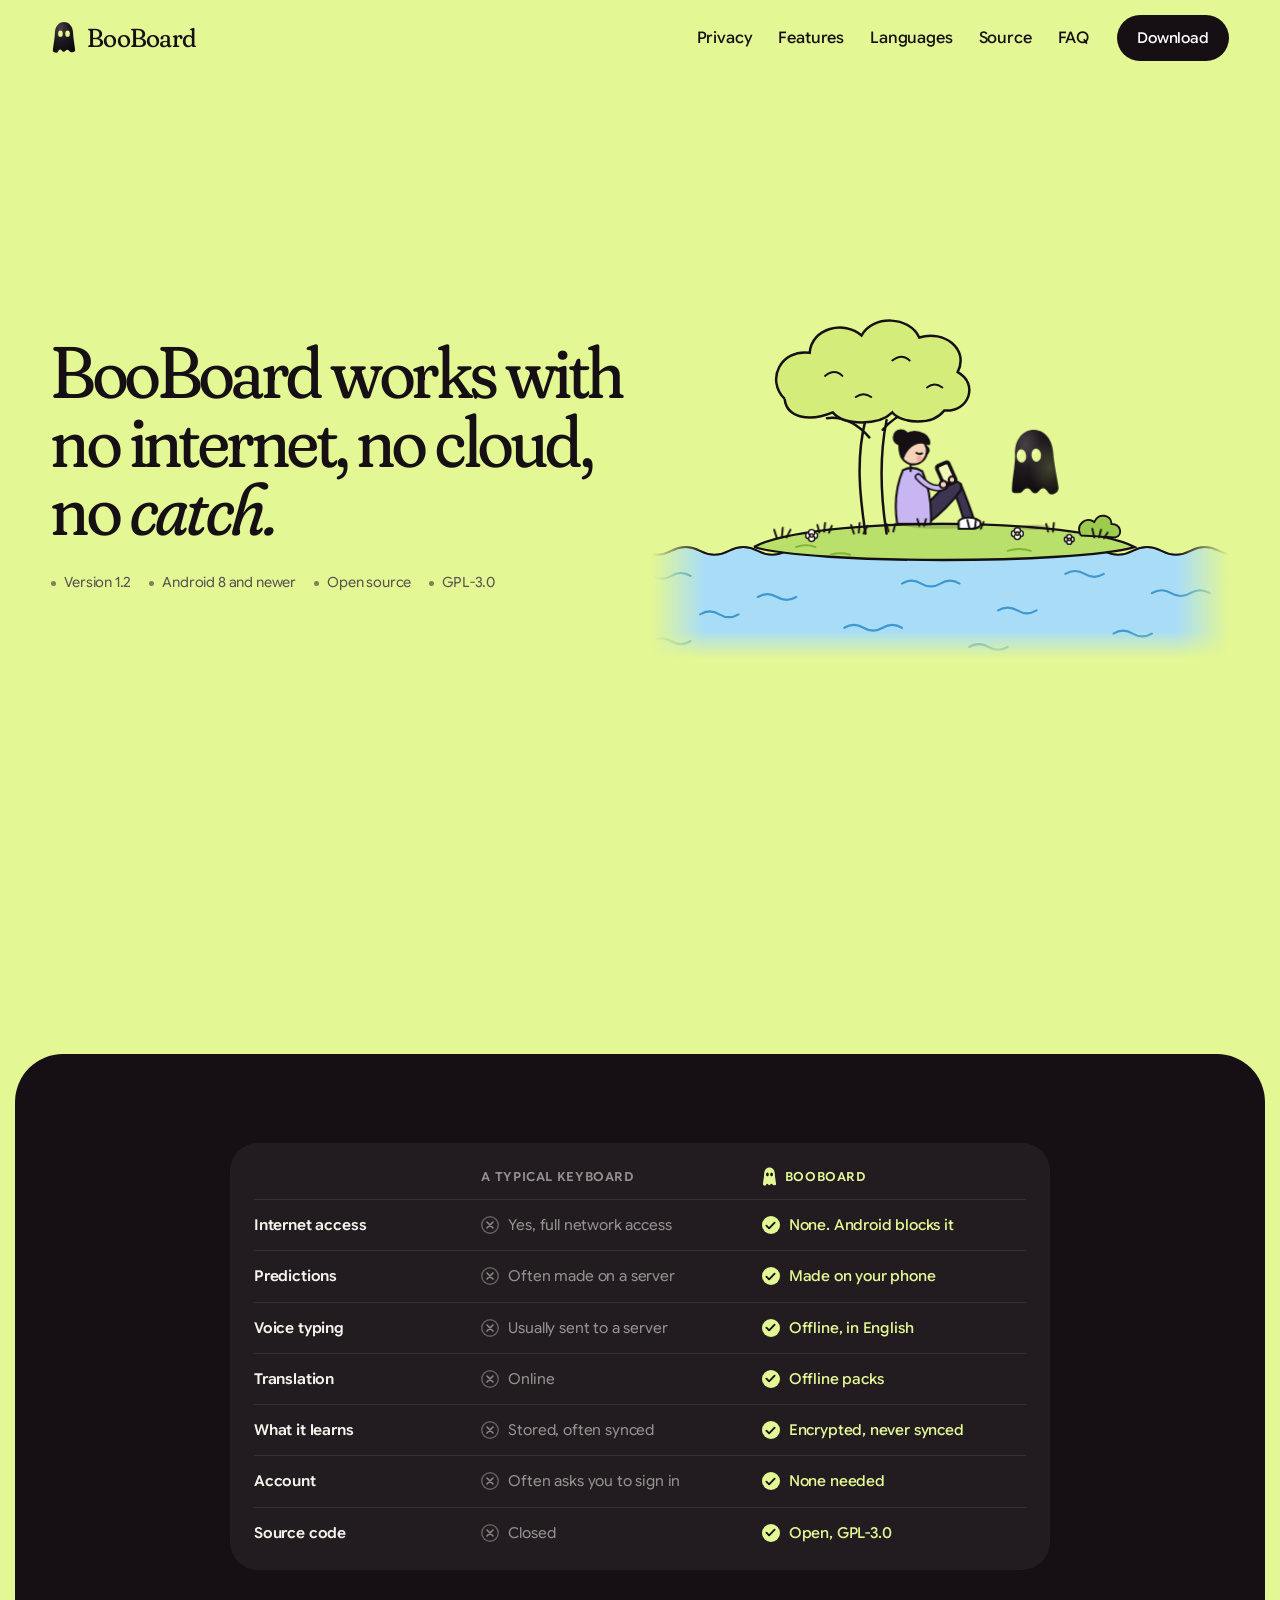
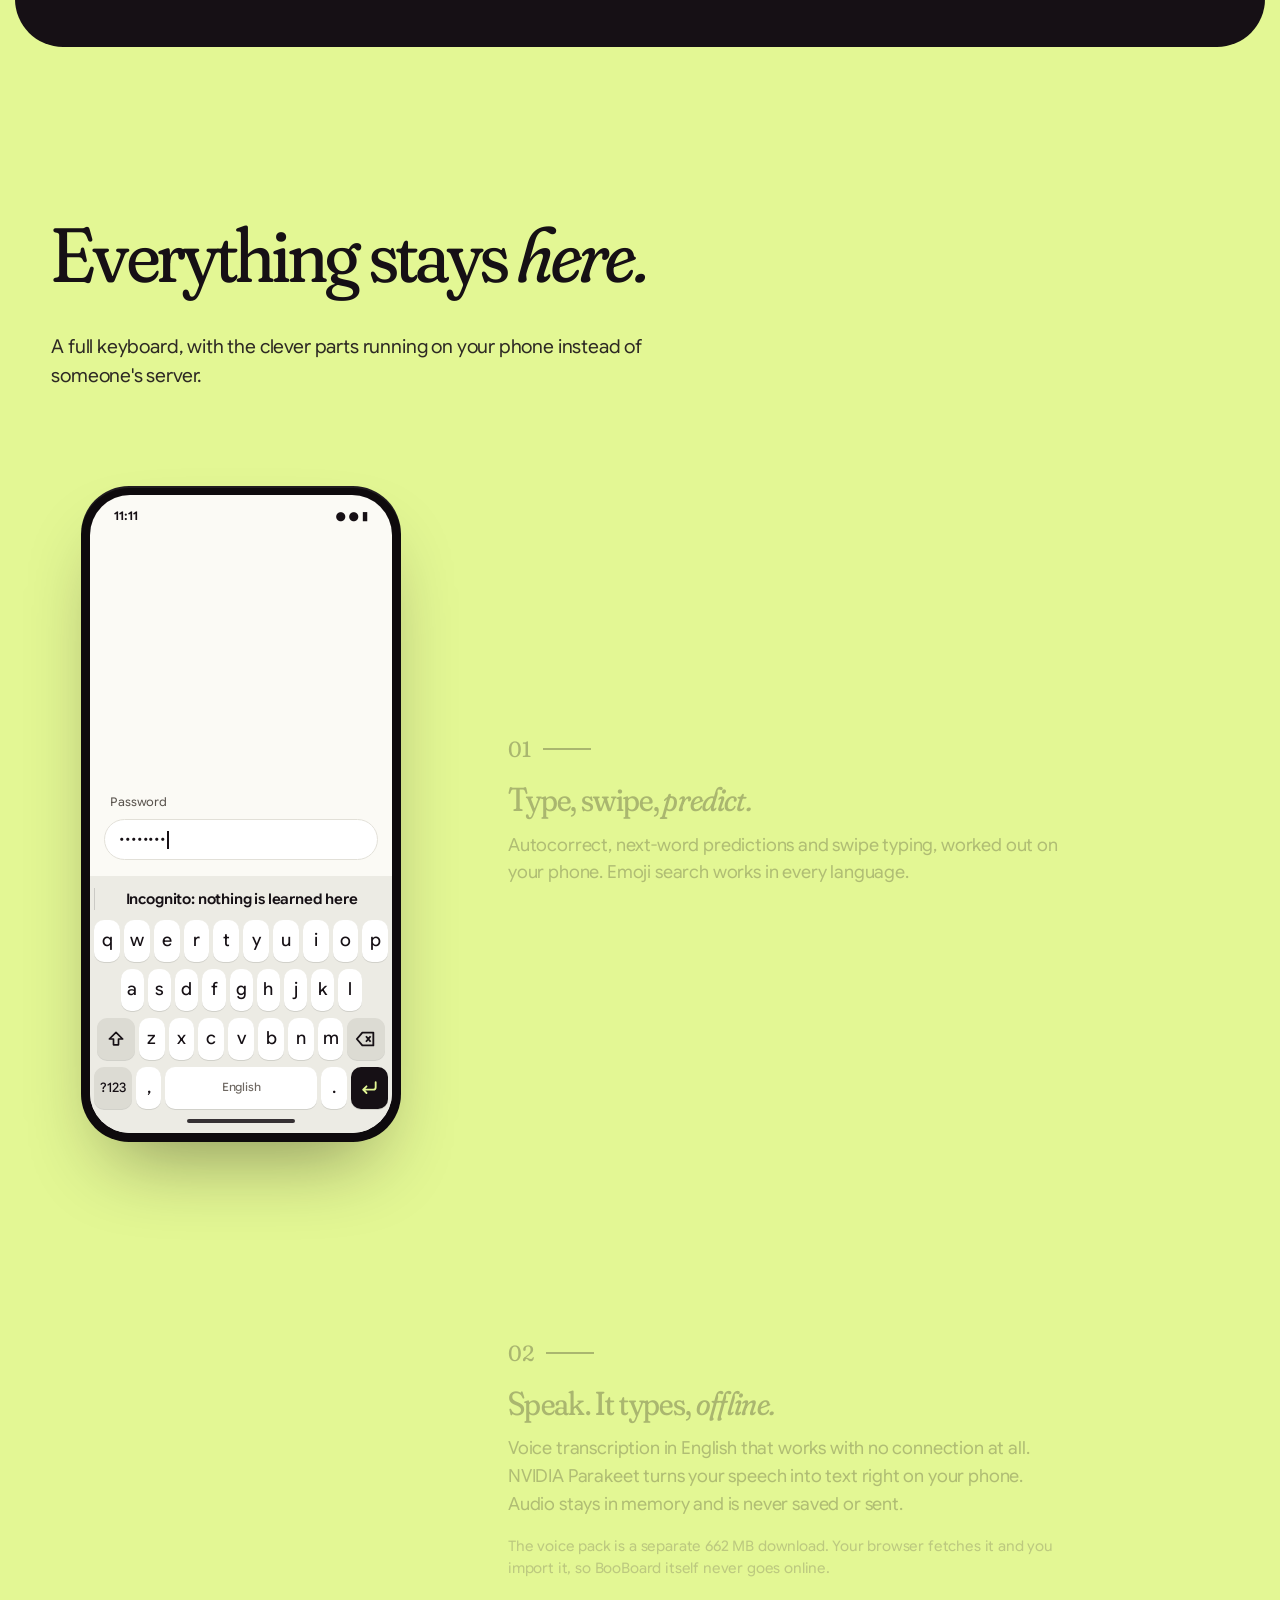
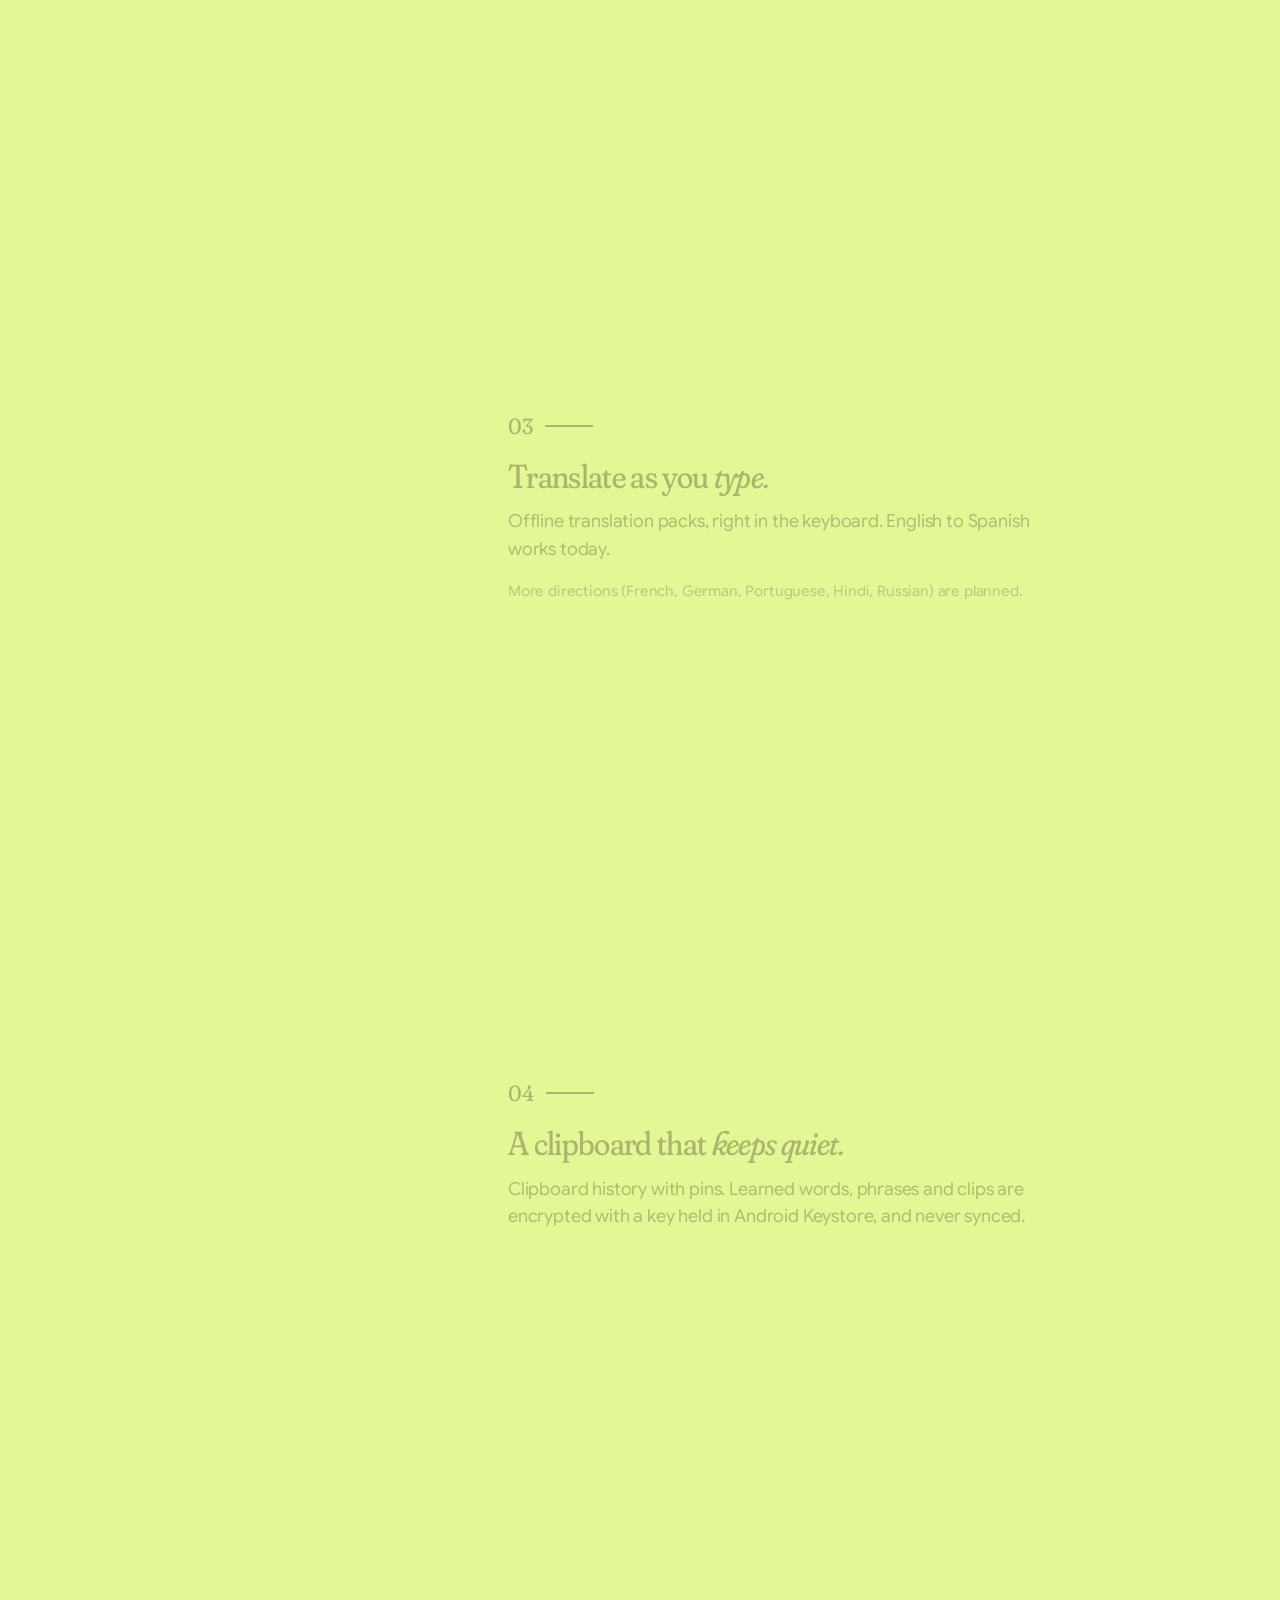
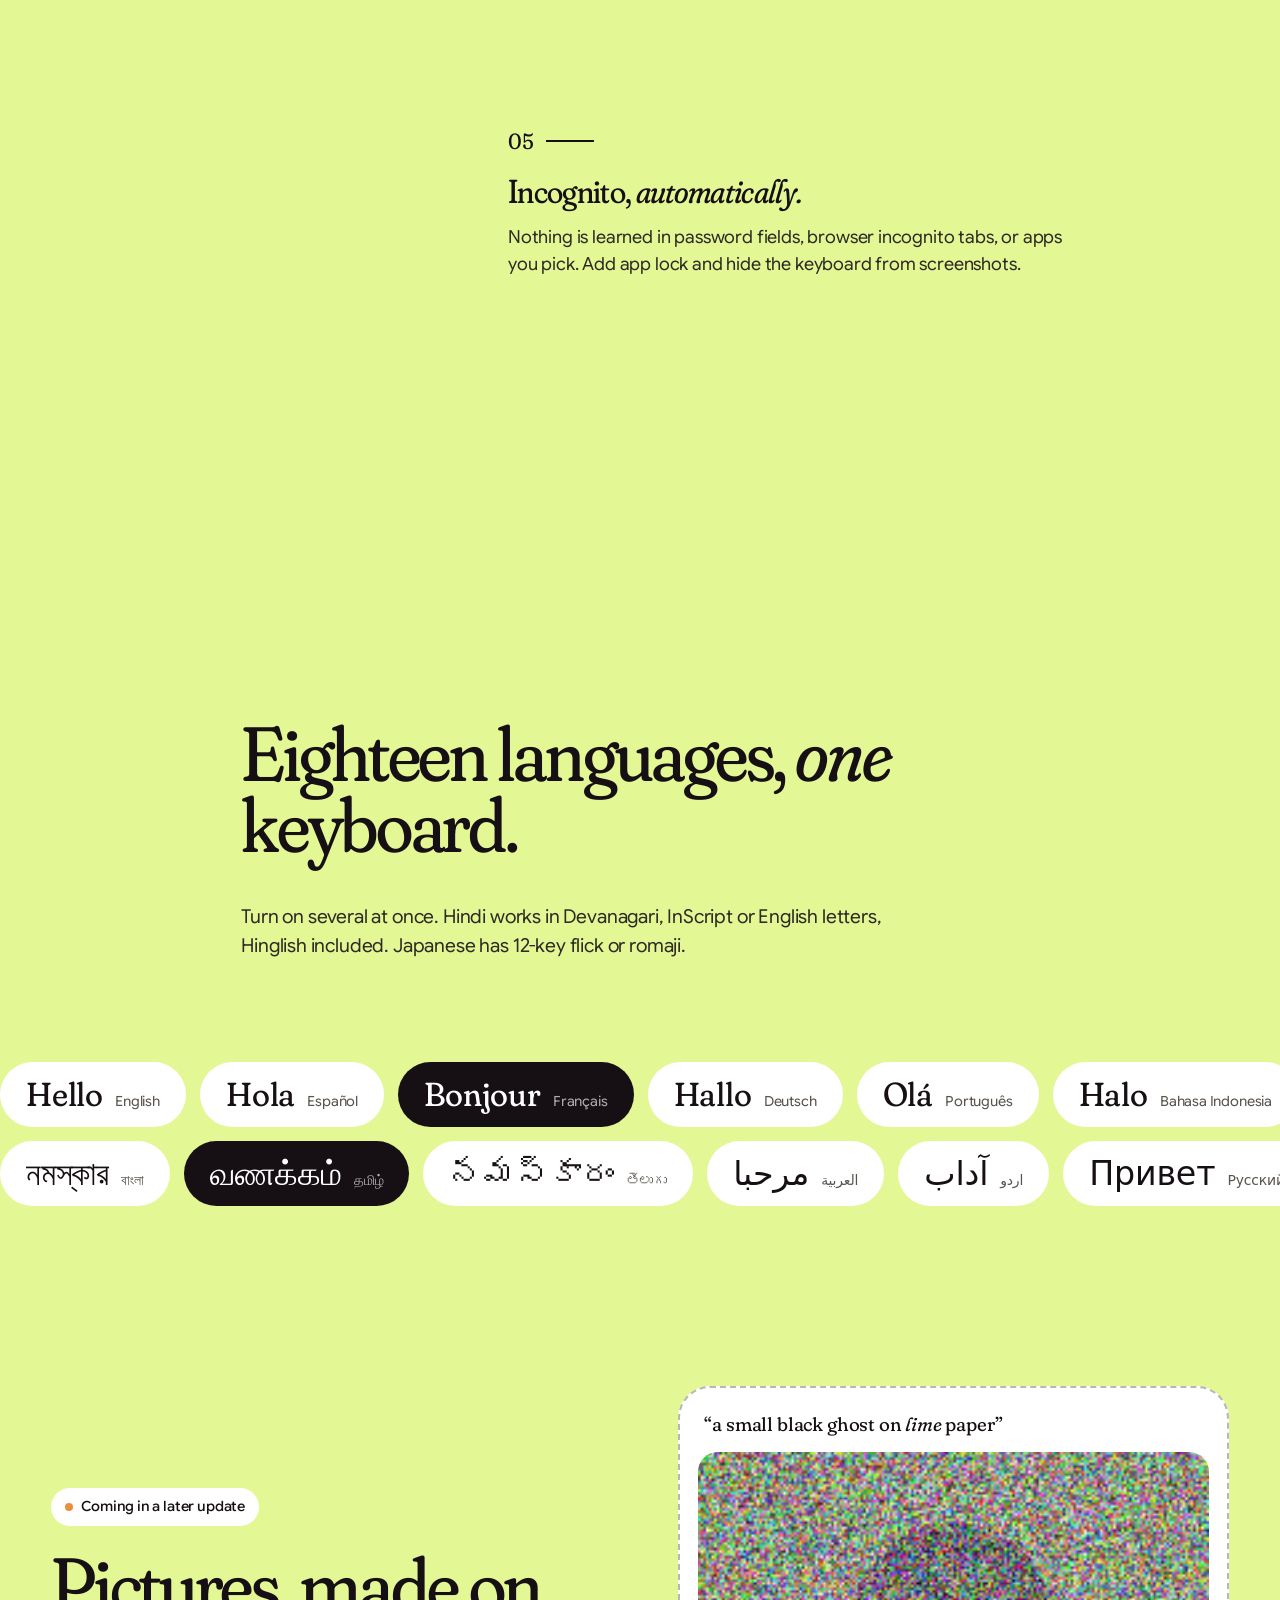
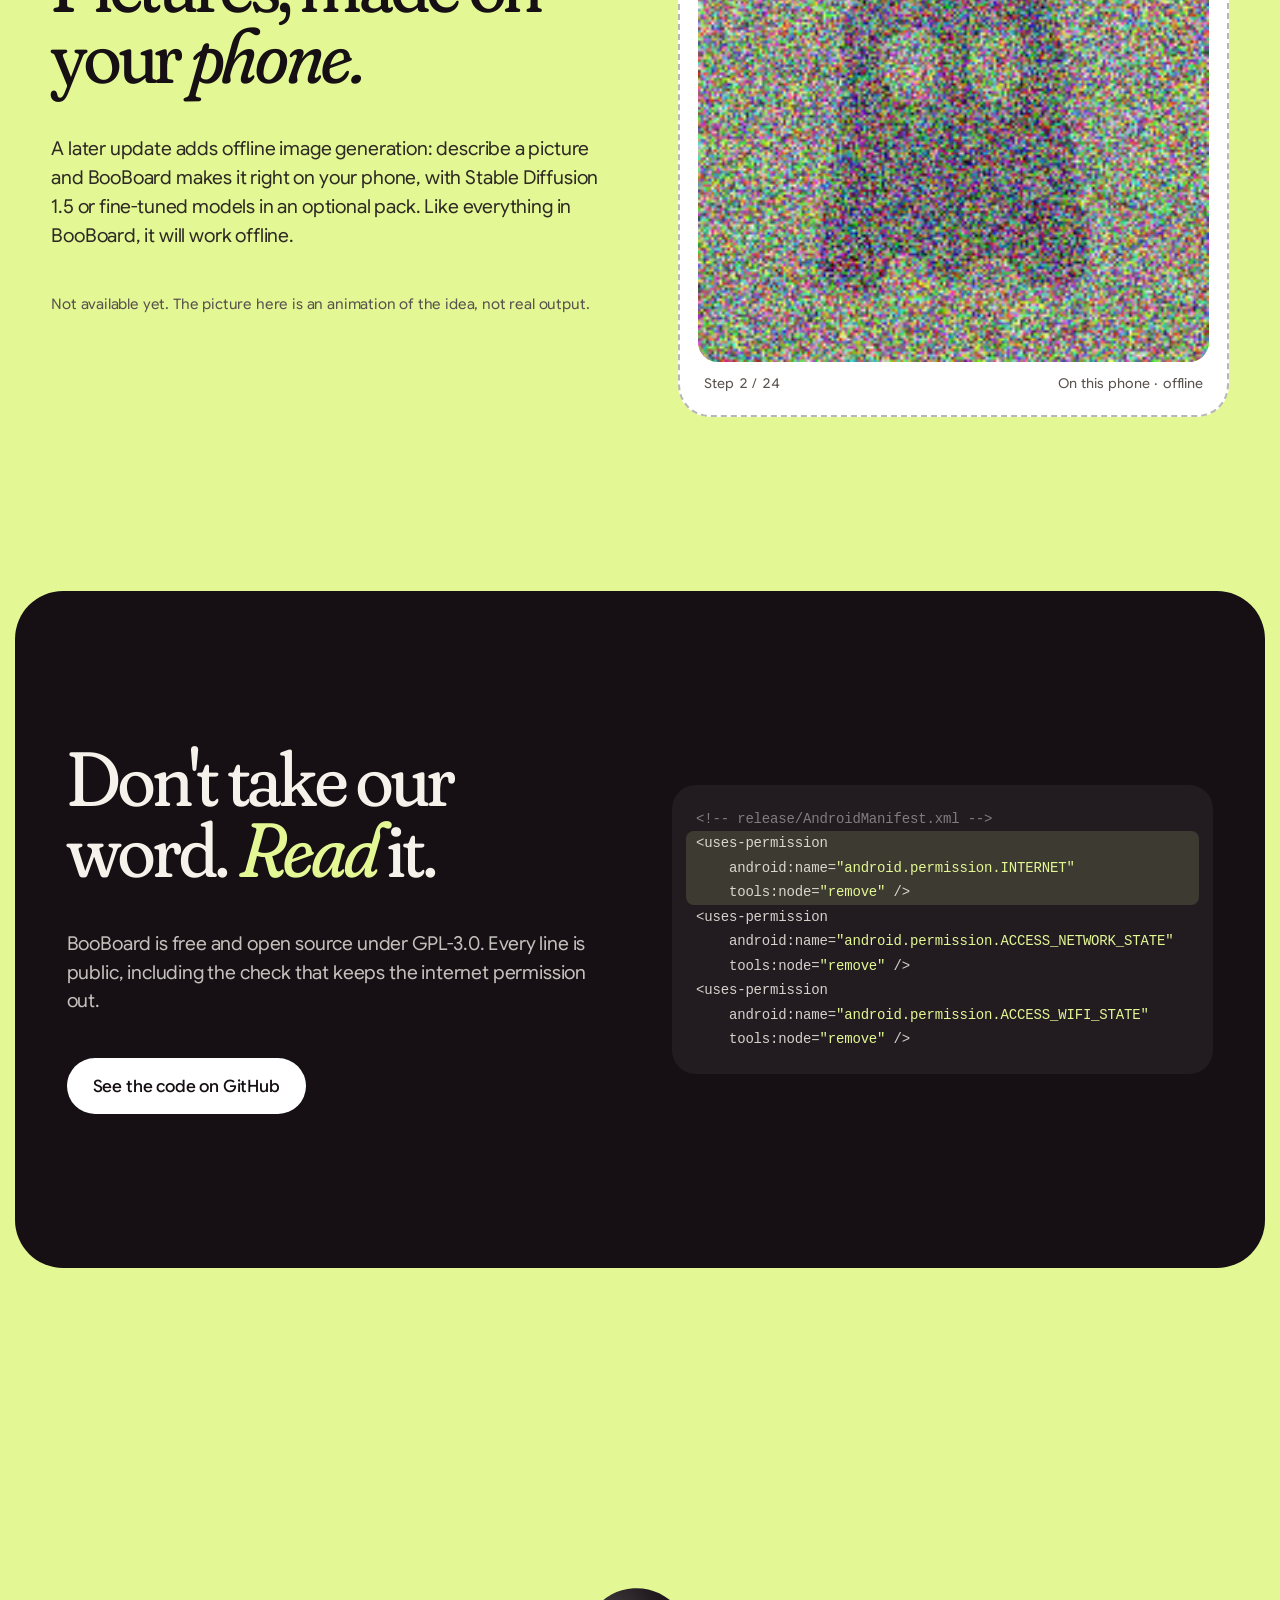
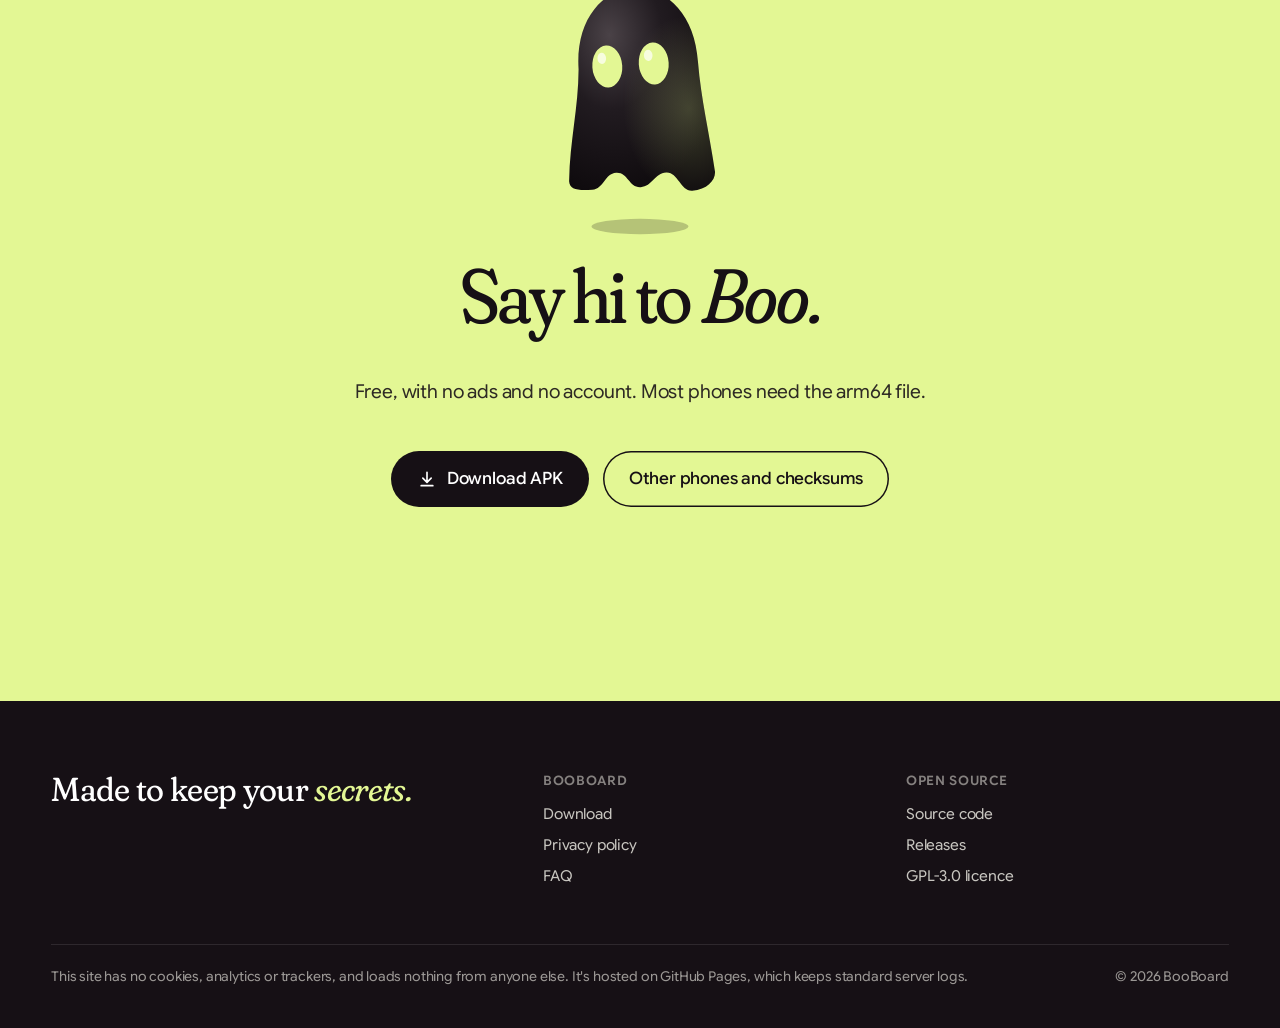
<file: index.html>
<!doctype html>
<html lang="en">
<head>
<meta charset="utf-8">
<meta name="viewport" content="width=device-width, initial-scale=1">
<meta name="color-scheme" content="only light">
<meta http-equiv="Content-Security-Policy" content="default-src 'none'; script-src 'self'; style-src 'self' 'unsafe-inline'; img-src 'self' data:; font-src 'self'; connect-src 'none'; base-uri 'none'; form-action 'none'; manifest-src 'self'">
<meta name="referrer" content="no-referrer">
<title>BooBoard: the private, offline Android keyboard</title>
<meta name="description" content="BooBoard works offline and sends nothing anywhere. A free, open-source Android keyboard with no internet permission.">
<link rel="canonical" href="https://booboard.com/">
<meta property="og:type" content="website">
<meta property="og:site_name" content="BooBoard">
<meta property="og:title" content="BooBoard: the private, offline Android keyboard">
<meta property="og:description" content="BooBoard works offline and sends nothing anywhere. A free, open-source Android keyboard with no internet permission.">
<meta property="og:url" content="https://booboard.com/">
<meta name="theme-color" content="#E3F794">
<link rel="icon" href="/assets/favicon.svg" type="image/svg+xml">
<link rel="preload" href="/assets/fonts/fraunces.woff2" as="font" type="font/woff2" crossorigin>
<link rel="preload" href="/assets/fonts/google-sans-flex.woff2" as="font" type="font/woff2" crossorigin>
<link rel="stylesheet" href="/assets/site.css">
</head>
<body>
<a class="sr" href="#main">Skip to content</a>

<!-- ============ NAV ============ -->
<header class="nav" id="nav">
  <div class="wrap">
    <a class="logo" href="/" aria-label="BooBoard home"><svg viewBox="0 0 100 134" aria-hidden="true"><defs><radialGradient id="lg" cx="34%" cy="22%" r="80%"><stop offset="0" stop-color="#4A4247"/><stop offset=".45" stop-color="#211B20"/><stop offset="1" stop-color="#0E0A0D"/></radialGradient></defs><path d="M6 116C8 92 13 73 14 50C14 22 30 4 50 4C70 4 86 22 86 50C87 73 92 92 94 116C94 121 87.04 122.85 78.04 122.85C71.04 122.85 70.74 113.01 63.74 113.01C56.74 113.01 55.48 121.58 48.48 121.58C41.48 121.58 41.65 112.49 34.65 112.49C27.65 112.49 28 125 21 125C12 125 6 121 6 116Z" fill="url(#lg)"/><ellipse cx="36" cy="50" rx="9" ry="12.5" fill="#E3F794"/><ellipse cx="64" cy="50" rx="9" ry="12.5" fill="#E3F794"/></svg>BooBoard</a>
    <ul>
      <li><a href="#privacy">Privacy</a></li>
      <li><a href="#features">Features</a></li>
      <li><a href="#languages">Languages</a></li>
      <li><a href="#source">Source</a></li>
      <li><a href="/faq.html">FAQ</a></li>
    </ul>
    <a class="btn dark" href="#download">Download</a>
  </div>
</header>

<main id="main">
<!-- ============ HERO ============ -->
<div class="wrap hero">
  <div class="copy">
    <h1 class="h h1 kinetic" id="heroTitle" data-letters="catch" style="--k0:.2s">BooBoard works with no&nbsp;internet, no&nbsp;cloud, no <em>catch.</em></h1>
    <div class="meta fade-up" style="--d:1.1s"><span>Version 1.2</span><span>Android 8 and newer</span><span>Open source</span><span>GPL-3.0</span></div>
  </div>

  <!-- island scene: a girl on her phone under a tree, Boo keeps the internet cloud away -->
  <div class="art">
    <svg class="isl" id="island" viewBox="40 30 600 400" role="img" aria-label="Drawing: a girl sits under a tree looking at her phone while Boo, the BooBoard ghost, keeps the internet cloud away from her.">
      <defs>
        <radialGradient id="islS" cx="34%" cy="22%" r="80%"><stop offset="0" stop-color="#4A4247"/><stop offset=".45" stop-color="#211B20"/><stop offset="1" stop-color="#0E0A0D"/></radialGradient>
        <radialGradient id="islR" cx="85%" cy="60%" r="45%"><stop offset="0" stop-color="#E3F794" stop-opacity=".22"/><stop offset="1" stop-color="#E3F794" stop-opacity="0"/></radialGradient>
      </defs>
      <!-- open sea: one wide band (wider than any crop, so it never shows an end while it rolls) -->
      <g class="sea"><path class="df" pathLength="1" style="animation-delay:.1s,.9s" fill="#A9DDF7" stroke="#161015" stroke-width="2.2" stroke-linejoin="round" d="M-240 318q15-8 30 0t30 0t30 0t30 0t30 0t30 0t30 0t30 0t30 0t30 0t30 0t30 0t30 0t30 0t30 0t30 0t30 0t30 0t30 0t30 0t30 0t30 0t30 0t30 0t30 0t30 0t30 0t30 0t30 0t30 0t30 0t30 0t30 0t30 0t30 0t30 0t30 0t30 0t30 0t30 0V480H-240Z"/></g>
      <g class="waves" fill="none" stroke="#3E97CF" stroke-width="2.2" stroke-linecap="round"><path class="dr" pathLength="1" style="animation-delay:.6s" d="M20 344q10-6 20 0t20 0t20 0M150 366q10-6 20 0t20 0M300 352q10-6 20 0t20 0t20 0M470 342q10-6 20 0t20 0M560 362q10-6 20 0t20 0t20 0M400 380q10-6 20 0t20 0M640 348q10-6 20 0t20 0M90 384q10-6 20 0t20 0M240 398q10-6 20 0t20 0t20 0M520 404q10-6 20 0t20 0M40 412q10-6 20 0t20 0M370 418q10-6 20 0t20 0"/></g>
      <path class="df" pathLength="1" style="animation-delay:.2s,1s" d="M146 314C206 282 478 282 542 314C478 332 206 332 146 314Z" fill="#B9E06A" stroke="#161015" stroke-width="2.4"/>
      <path class="dr" pathLength="1" style="animation-delay:.9s" fill="none" stroke="#7FB33A" stroke-width="2" stroke-linecap="round" d="M190 314q10-4 20 0M410 318q12-4 24 0M226 322q10-3 20 0"/>
      <path class="df" pathLength="1" style="animation-delay:.9s,1.6s" d="M486 302c-6-12 6-20 14-14 4-10 18-8 18 2 10 0 12 12 4 14z" fill="#9CCB4E" stroke="#161015" stroke-width="2"/>
      <path class="dr" pathLength="1" style="animation-delay:.5s" fill="none" stroke="#161015" stroke-width="2.6" stroke-linecap="round" stroke-linejoin="round" d="M262 300C256 260 252 222 262 182M284 300C278 262 276 222 284 182M266 200C252 184 238 178 222 180M280 192C296 174 312 170 326 172"/>
      <g class="canopy">
        <path class="df" pathLength="1" style="animation-delay:.8s,1.8s" d="M178 160C158 140 174 108 204 112C206 86 240 78 258 94C270 72 308 74 318 96C344 88 370 108 358 132C380 144 370 174 344 172C332 188 300 186 290 174C276 188 240 188 228 174C204 184 180 180 178 160Z" fill="#D4EC7A" stroke="#161015" stroke-width="2.6"/>
        <path class="dr" pathLength="1" style="animation-delay:1.5s" d="M220 136q10-8 18 0M290 120q10-8 18 0M326 148q8-6 16 0M252 158q8-6 16 0" fill="none" stroke="#161015" stroke-width="2" stroke-linecap="round"/>
      </g>
      <!-- the girl: sits on the grass (her seat and shoes rest on the island's top line), shadow under her -->
      <ellipse class="hid" cx="340" cy="291.5" rx="38" ry="3.4" fill="#161015" fill-opacity=".16"/>
      <g transform="translate(0 -7)" stroke="#161015" stroke-width="2.2" stroke-linecap="round" stroke-linejoin="round">
        <path class="df" pathLength="1" style="animation-delay:1.1s,1.9s" d="M352 258C358 272 362 284 365 296L376 296C372 282 366 268 361 255Z" fill="#3C3552"/>
        <path class="df" pathLength="1" style="animation-delay:1.1s,1.9s" d="M309 296C320 282 334 268 348 254C356 250 364 254 361 262C351 276 338 288 326 297Z" fill="#3C3552"/>
        <path class="df" pathLength="1" style="animation-delay:1.2s,2s" d="M359 294C363 289 375 289 381 294C384 299 379 302 372 302L359 302Z" fill="#fff"/>
        <path class="df" pathLength="1" style="animation-delay:1.1s,1.9s" d="M301 241C294 257 292 277 295 297L330 297C331 279 328 258 321 242Q311 236 301 241Z" fill="#C8B6F2"/>
        <path class="dr" pathLength="1" style="animation-delay:1.2s" fill="none" d="M309 233v9"/>
        <circle class="df" pathLength="1" style="animation-delay:1.2s,2s" cx="312" cy="221" r="14" fill="#F5D2B8"/>
        <path class="dr" pathLength="1" style="animation-delay:1.4s" fill="none" d="M325 216q5 4 1 8"/>
        <path class="df" pathLength="1" style="animation-delay:1.3s,2s" d="M298 222C294 205 310 197 323 204C328 207 329 212 328 214C319 210 307 212 301 228Z" fill="#161015"/>
        <circle class="df" pathLength="1" style="animation-delay:1.3s,2s" cx="299" cy="207" r="7.5" fill="#161015"/>
        <path class="dr" pathLength="1" style="animation-delay:1.5s" fill="none" stroke-width="2" d="M315 223q3 2.4 6 .4"/>
        <circle class="hid" cx="318" cy="229" r="3" fill="#F2A08A" fill-opacity=".7" stroke="none"/>
        <path class="dr" pathLength="1" style="animation-delay:1.5s" fill="none" stroke-width="7.5" d="M317 248C326 258 336 262 344 258"/>
        <path class="dr" pathLength="1" style="animation-delay:1.6s" fill="none" stroke-width="4.2" stroke="#C8B6F2" d="M317 248C326 258 336 262 344 258"/>
        <g transform="rotate(-24 346 246)">
          <rect class="df" pathLength="1" style="animation-delay:1.6s,2.2s" x="339" y="233" width="15" height="24" rx="3.2" fill="#161015"/>
          <rect class="hid" x="341.5" y="236" width="10" height="17" rx="1.6" fill="#EFFAB8" stroke="none"/>
          <path class="screen-ln" d="M343.5 241h6M343.5 245h4" stroke-width="1.2"/>
        </g>
        <circle class="df" pathLength="1" style="animation-delay:1.7s,2.2s" cx="343" cy="256" r="3.8" fill="#F5D2B8"/>
        <g class="arm"><circle class="df" pathLength="1" style="animation-delay:1.7s,2.2s" cx="352" cy="251" r="3.4" fill="#F5D2B8"/></g>
        <path class="screen-ln" d="M330 234q6 4 9 9" fill="none" stroke="#EFFAB8" stroke-width="1.4"/>
      </g>
      <!-- more grass (around her feet and the tree too) and three daisies -->
      <path class="dr" pathLength="1" style="animation-delay:1.8s" fill="none" stroke="#161015" stroke-width="2" stroke-linecap="round" d="M250 300l-3-9M255 299l1-10M260 300l4-8M286 298l-2-8M291 298l2-8M318 292l-2-7M323 292l2-7M370 294l-2-8M376 294l1-9M382 295l3-7M170 305l-3-9M175 304l1-10M180 304l4-8M214 299l-2-8M219 298l1-9M224 299l3-7M452 298l-2-8M457 298l1-9M500 304l-2-9M505 304l2-8M510 305l4-6"/>
      <g class="hid" stroke="#161015" stroke-width="1.4">
        <g transform="translate(206 302)"><circle r="3.2" cx="-3" fill="#fff"/><circle r="3.2" cx="3" fill="#fff"/><circle r="3.2" cy="-3" fill="#fff"/><circle r="3.2" cy="3" fill="#fff"/><circle r="1.8" fill="#F5C842"/></g>
        <g transform="translate(420 300)"><circle r="3.2" cx="-3" fill="#fff"/><circle r="3.2" cx="3" fill="#fff"/><circle r="3.2" cy="-3" fill="#fff"/><circle r="3.2" cy="3" fill="#fff"/><circle r="1.8" fill="#F5C842"/></g>
        <g transform="translate(474 306)"><circle r="2.6" cx="-2.5" fill="#fff"/><circle r="2.6" cx="2.5" fill="#fff"/><circle r="2.6" cy="-2.5" fill="#fff"/><circle r="2.6" cy="2.5" fill="#fff"/><circle r="1.5" fill="#F5C842"/></g>
      </g>
      <g id="islCloud" opacity="0"><g transform="translate(500 70)" stroke="#161015" stroke-width="2.6" stroke-linecap="round" stroke-linejoin="round">
        <path d="M10 52C-6 52 -10 34 2 28C2 12 22 4 34 14C42 0 70 2 74 20C90 18 98 34 88 46C84 52 78 54 74 54Z" fill="#fff"/>
        <path d="M28 24l10 5M60 24l-10 5M38 44q7-5 14 0" fill="none"/>
        <circle cx="34" cy="34" r="3" fill="#161015" stroke="none"/><circle cx="54" cy="34" r="3" fill="#161015" stroke="none"/>
      </g></g>
      <g class="hid">
        <g transform="translate(410 214) scale(.56)"><ellipse class="sh" cx="50" cy="142" rx="30" ry="4.5"/></g>
        <g id="islGuard"><g class="boo" transform="translate(410 190) scale(.56)">
          <g class="g"><path class="bp" fill="url(#islS)"/><path class="br" fill="url(#islR)"/>
            <g class="e"><ellipse cx="36" cy="50" rx="9" ry="12.5" fill="#E3F794"/><ellipse cx="33" cy="45" rx="2.6" ry="3.4" fill="#fff" opacity=".7"/><ellipse cx="64" cy="50" rx="9" ry="12.5" fill="#E3F794"/><ellipse cx="61" cy="45" rx="2.6" ry="3.4" fill="#fff" opacity=".7"/></g>
          </g>
        </g></g>
      </g>
      <g id="islBurst" opacity="0"><path d="M466 128l-4-12M480 132l8-10M488 146l12-2M458 136l-10-6" stroke="#161015" stroke-width="2.6" stroke-linecap="round" fill="none"/></g>
      <g class="plane" fill="none" stroke="#161015" stroke-width="2" stroke-linecap="round" stroke-linejoin="round"><g transform="translate(0 -4)">
        <path d="M-74 60q34-8 68-4" stroke-dasharray="3 7"/>
        <path d="M33 54l-5-8h6l10 8z" fill="#fff"/>
        <path d="M2 40h8l12 13H58c10 0 18 3 18 7s-6 6-16 6H14C7 66 3 62 3 56z" fill="#fff"/>
        <path d="M30 61l-9 14h8l17-14z" fill="#fff"/>
        <path d="M66 55q5 0 7 3" stroke-width="1.8"/>
        <path d="M26 58h0M33 58h0M40 58h0M47 58h0M54 58h0" stroke-width="3.2"/>
      </g></g>
    </svg>
  </div>
</div>

<!-- ============ PROOF ============ -->
<section id="privacy" class="sec">
  <div class="inkband sec">
    <div class="wrap">
      <div class="vs is-in" id="perm" role="table" aria-label="A typical keyboard compared with BooBoard">
        <div class="vs-head" role="row"><span role="columnheader"><span class="sr">Feature</span></span><span class="them" role="columnheader">A typical keyboard</span><span class="us" role="columnheader"><span class="boo-glyph"></span>BooBoard</span></div>
        <div class="vs-row" role="row" style="--r:0"><b role="rowheader">Internet access</b><span class="them" role="cell">Yes, full network access</span><span class="us" role="cell">None. Android blocks it</span></div>
        <div class="vs-row" role="row" style="--r:1"><b role="rowheader">Predictions</b><span class="them" role="cell">Often made on a server</span><span class="us" role="cell">Made on your phone</span></div>
        <div class="vs-row" role="row" style="--r:2"><b role="rowheader">Voice typing</b><span class="them" role="cell">Usually sent to a server</span><span class="us" role="cell">Offline, in English</span></div>
        <div class="vs-row" role="row" style="--r:3"><b role="rowheader">Translation</b><span class="them" role="cell">Online</span><span class="us" role="cell">Offline packs</span></div>
        <div class="vs-row" role="row" style="--r:4"><b role="rowheader">What it learns</b><span class="them" role="cell">Stored, often synced</span><span class="us" role="cell">Encrypted, never synced</span></div>
        <div class="vs-row" role="row" style="--r:5"><b role="rowheader">Account</b><span class="them" role="cell">Often asks you to sign in</span><span class="us" role="cell">None needed</span></div>
        <div class="vs-row" role="row" style="--r:6"><b role="rowheader">Source code</b><span class="them" role="cell">Closed</span><span class="us" role="cell">Open, GPL-3.0</span></div>      </div>
    </div>
  </div>
</section>

<!-- ============ FEATURES (scrollytelling) ============ -->
<section id="features" class="wrap sec" style="padding-top:20px">
  <div class="sec-head in-view">
    <h2 class="h h2">Everything stays <em>here.</em></h2>
    <p class="lead">A full keyboard, with the clever parts running on your phone instead of someone's server.</p>
  </div>
  <div class="story">
    <div class="stick"><div class="phone" id="storyPhone" aria-hidden="true"></div></div>
    <div class="steps" id="steps">
      <div class="step" data-pane="swipe"><div class="num">01</div><h3 class="h h3">Type, swipe, <em>predict.</em></h3><p>Autocorrect, next-word predictions and swipe typing, worked out on your phone. Emoji search works in every language.</p></div>
      <div class="step" data-pane="voice"><div class="num">02</div><h3 class="h h3">Speak. It types, <em>offline.</em></h3><p>Voice transcription in English that works with no connection at all. NVIDIA Parakeet turns your speech into text right on your phone. Audio stays in memory and is never saved or sent.</p><p class="note">The voice pack is a separate 662 MB download. Your browser fetches it and you import it, so BooBoard itself never goes online.</p></div>
      <div class="step" data-pane="translate"><div class="num">03</div><h3 class="h h3">Translate as you <em>type.</em></h3><p>Offline translation packs, right in the keyboard. English to Spanish works today.</p><p class="note">More directions (French, German, Portuguese, Hindi, Russian) are planned.</p></div>
      <div class="step" data-pane="clip"><div class="num">04</div><h3 class="h h3">A clipboard that <em>keeps quiet.</em></h3><p>Clipboard history with pins. Learned words, phrases and clips are encrypted with a key held in Android Keystore, and never synced.</p></div>
      <div class="step" data-pane="incog"><div class="num">05</div><h3 class="h h3">Incognito, <em>automatically.</em></h3><p>Nothing is learned in password fields, browser incognito tabs, or apps you pick. Add app lock and hide the keyboard from screenshots.</p></div>
    </div>
    <div class="sdots" id="sdots" role="tablist" aria-label="Feature"></div>
  </div>
</section>

<!-- ============ LANGUAGES ============ -->
<section id="languages" class="sec" style="padding-top:40px">
  <div class="wrap sec-head in-view">
    <h2 class="h h2">Eighteen languages, <em>one</em> keyboard.</h2>
    <p class="lead">Turn on several at once. Hindi works in Devanagari, InScript or English letters, Hinglish included. Japanese has 12-key flick or romaji.</p>
  </div>
  <div class="langs" aria-hidden="true">
    <div class="mq" id="mq1"></div>
    <div class="mq rev" id="mq2"></div>
  </div>
</section>

<!-- ============ COMING: IMAGES ============ -->
<section class="wrap sec" style="padding-top:20px">
  <div class="coming">
    <div class="in-view" style="display:grid;gap:24px;justify-items:start">
      <div class="kicker soon"><i></i>Coming in a later update</div>
      <h2 class="h h2">Pictures, made on your <em>phone.</em></h2>
      <p class="lead">A later update adds offline image generation: describe a picture and BooBoard makes it right on your phone, with Stable Diffusion 1.5 or fine-tuned models in an optional pack. Like everything in BooBoard, it will work offline.</p>
      <p style="font-size:14.5px;color:var(--muted);margin:0">Not available yet. The picture here is an animation of the idea, not real output.</p>
    </div>
    <div class="canvas-card dashed in-view" aria-hidden="true">
      <div class="prompt">“a small black ghost on <em>lime</em> paper”</div>
      <canvas id="gen" width="192" height="192"></canvas>
      <div class="bar"><span id="genStep">Step 0 / 24</span><span>On this phone · offline</span></div>
    </div>
  </div>
</section>

<!-- ============ OPEN SOURCE ============ -->
<section id="source" class="sec" style="padding-top:20px">
  <div class="inkband sec">
    <div class="wrap os">
      <div class="in-view" style="display:grid;gap:24px;justify-items:start">
        <h2 class="h h2">Don't take our word. <em>Read</em> it.</h2>
        <p class="lead">BooBoard is free and open source under GPL-3.0. Every line is public, including the check that keeps the internet permission out.</p>
        <a class="btn dark" href="https://github.com/knandu18/booboard">See the code on GitHub</a>
      </div>
      <pre class="code in-view" aria-label="Lines from BooBoard's release manifest that remove the internet, network state and Wi-Fi state permissions."><span class="ln c">&lt;!-- release/AndroidManifest.xml --&gt;</span><span class="ln hl">&lt;uses-permission
    android:name=<span class="t">"android.permission.INTERNET"</span>
    tools:node=<span class="t">"remove"</span> /&gt;</span><span class="ln">&lt;uses-permission
    android:name=<span class="t">"android.permission.ACCESS_NETWORK_STATE"</span>
    tools:node=<span class="t">"remove"</span> /&gt;</span><span class="ln">&lt;uses-permission
    android:name=<span class="t">"android.permission.ACCESS_WIFI_STATE"</span>
    tools:node=<span class="t">"remove"</span> /&gt;</span></pre>
    </div>
  </div>
</section>

<!-- ============ DOWNLOAD ============ -->
<section id="download" class="wrap sec">
  <div class="dl">
    <div id="dlBoo" aria-hidden="true"></div>
    <h2 class="h h2 in-view">Say hi to <em>Boo.</em></h2>
    <p class="lead in-view" style="text-align:center">Free, with no ads and no account. Most phones need the arm64 file.</p>
    <div class="cta in-view">
      <a class="btn dark" href="https://github.com/knandu18/booboard/releases/latest/download/app-arm64-v8a-foss-release.apk"><svg viewBox="0 0 24 24" fill="none" stroke="currentColor" stroke-width="2" stroke-linecap="round" stroke-linejoin="round" aria-hidden="true"><path d="M12 4v12m0 0l-5-5m5 5l5-5M5 20h14"/></svg>Download APK</a>
      <a class="btn line" href="https://github.com/knandu18/booboard/releases/latest">Other phones and checksums</a>
    </div>
  </div>
</section>
</main>

<footer>
  <div class="wrap">
    <div class="top">
      <div class="tag">Made to keep your <em>secrets.</em></div>
      <div><h4>BooBoard</h4><ul><li><a href="#download">Download</a></li><li><a href="/privacy.html">Privacy policy</a></li><li><a href="/faq.html">FAQ</a></li></ul></div>
      <div><h4>Open source</h4><ul><li><a href="https://github.com/knandu18/booboard">Source code</a></li><li><a href="https://github.com/knandu18/booboard/releases">Releases</a></li><li><a href="https://github.com/knandu18/booboard/blob/main/LICENSE">GPL-3.0 licence</a></li></ul></div>
    </div>
    <div class="fine">
      <span>This site has no cookies, analytics or trackers, and loads nothing from anyone else. It's hosted on GitHub Pages, which keeps standard server logs.</span>
      <span>© 2026 BooBoard</span>
    </div>
  </div>
</footer>

<script src="/assets/site.js"></script>
</body>
</html>
</file>
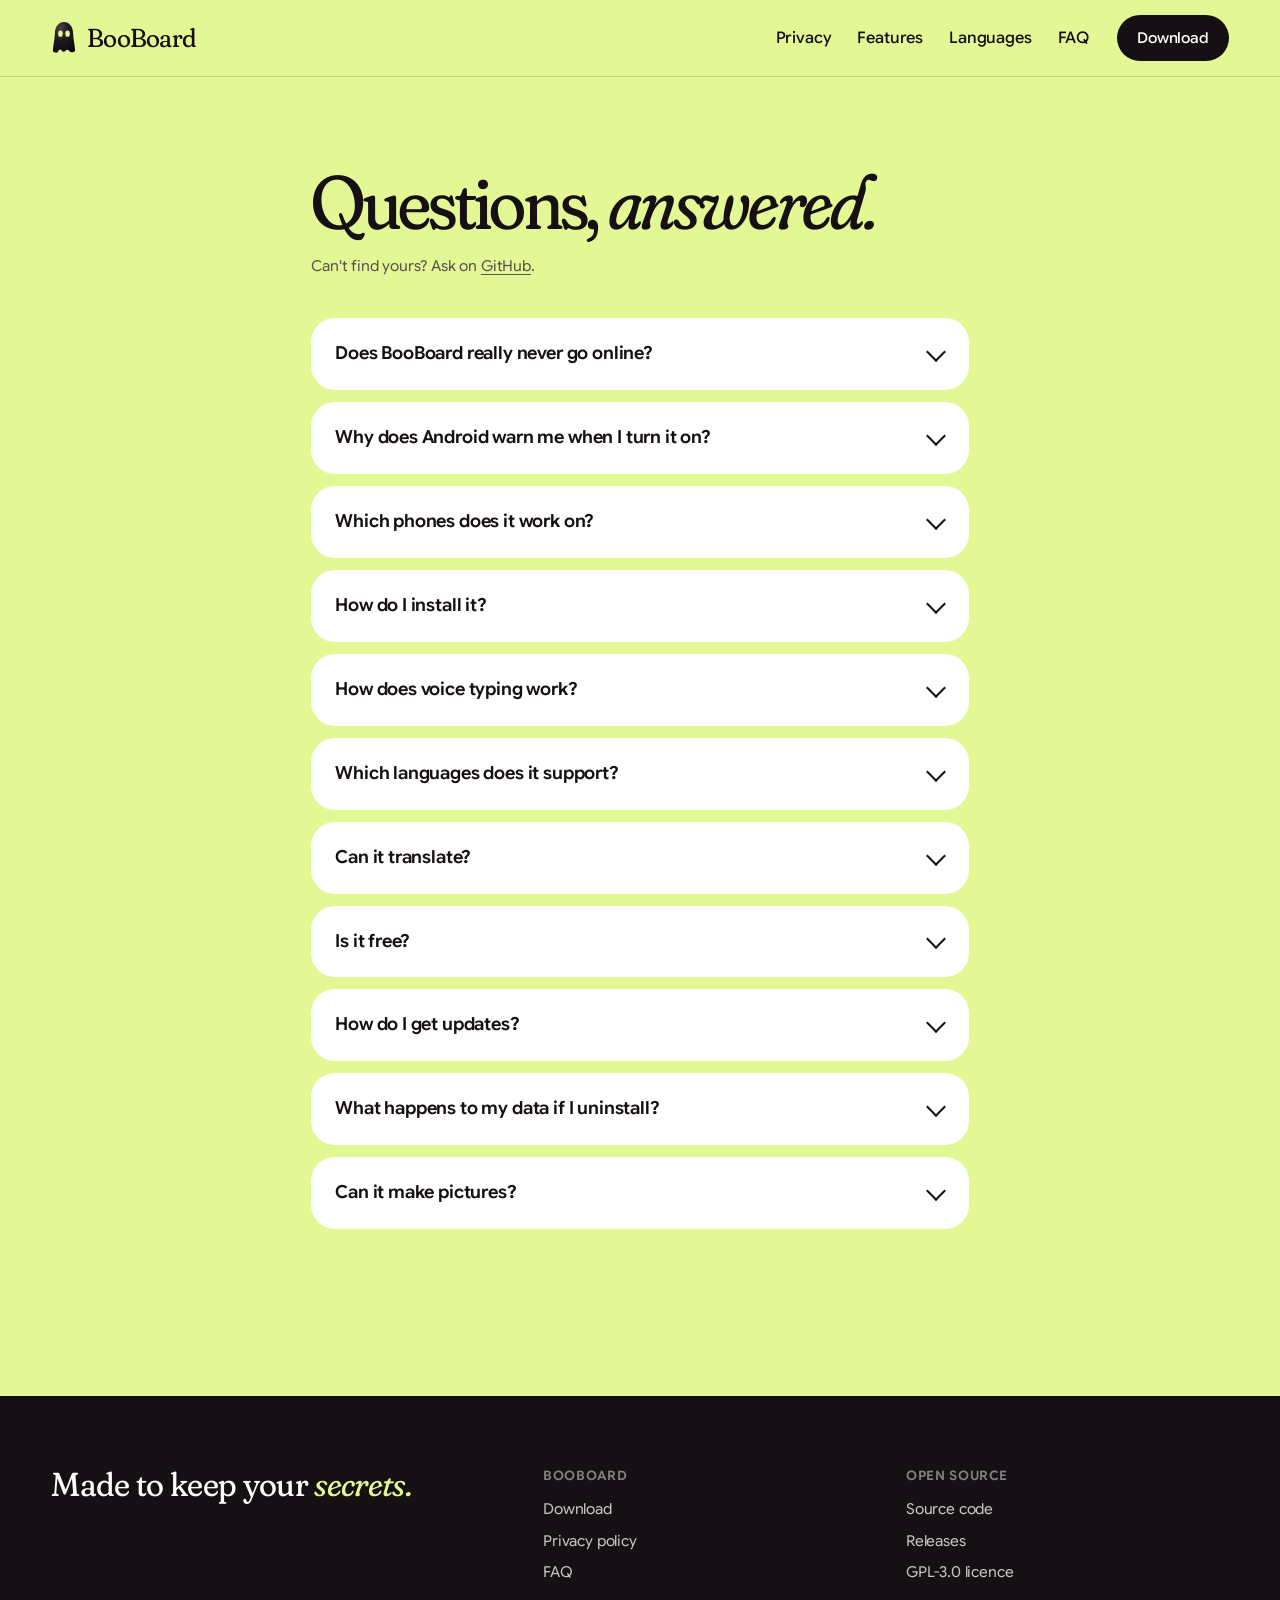
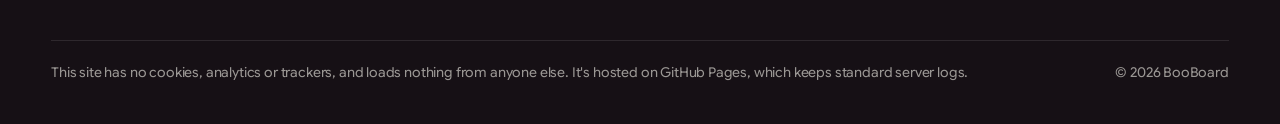
<file: faq.html>
<!doctype html>
<html lang="en">
<head>
<meta charset="utf-8">
<meta name="viewport" content="width=device-width, initial-scale=1">
<meta name="color-scheme" content="only light">
<meta http-equiv="Content-Security-Policy" content="default-src 'none'; script-src 'self'; style-src 'self' 'unsafe-inline'; img-src 'self' data:; font-src 'self'; connect-src 'none'; base-uri 'none'; form-action 'none'; manifest-src 'self'">
<meta name="referrer" content="no-referrer">
<title>FAQ: BooBoard</title>
<meta name="description" content="Answers about BooBoard, the private offline Android keyboard: privacy, install, voice, languages and updates.">
<link rel="canonical" href="https://booboard.com/faq.html">
<meta property="og:type" content="website">
<meta property="og:site_name" content="BooBoard">
<meta property="og:title" content="FAQ: BooBoard">
<meta property="og:description" content="Answers about BooBoard, the private offline Android keyboard: privacy, install, voice, languages and updates.">
<meta property="og:url" content="https://booboard.com/faq.html">
<meta name="theme-color" content="#E3F794">
<link rel="icon" href="/assets/favicon.svg" type="image/svg+xml">
<link rel="stylesheet" href="/assets/site.css">
</head>
<body>
<a class="sr" href="#main">Skip to content</a>
<header class="nav scrolled" id="nav">
  <div class="wrap">
    <a class="logo" href="/" aria-label="BooBoard home"><svg viewBox="0 0 100 134" aria-hidden="true"><defs><radialGradient id="lg" cx="34%" cy="22%" r="80%"><stop offset="0" stop-color="#4A4247"/><stop offset=".45" stop-color="#211B20"/><stop offset="1" stop-color="#0E0A0D"/></radialGradient></defs><path d="M6 116C8 92 13 73 14 50C14 22 30 4 50 4C70 4 86 22 86 50C87 73 92 92 94 116C94 121 87.04 122.85 78.04 122.85C71.04 122.85 70.74 113.01 63.74 113.01C56.74 113.01 55.48 121.58 48.48 121.58C41.48 121.58 41.65 112.49 34.65 112.49C27.65 112.49 28 125 21 125C12 125 6 121 6 116Z" fill="url(#lg)"/><ellipse cx="36" cy="50" rx="9" ry="12.5" fill="#E3F794"/><ellipse cx="64" cy="50" rx="9" ry="12.5" fill="#E3F794"/></svg>BooBoard</a>
    <ul>
      <li><a href="/#privacy">Privacy</a></li>
      <li><a href="/#features">Features</a></li>
      <li><a href="/#languages">Languages</a></li>
      <li><a href="/faq.html">FAQ</a></li>
    </ul>
    <a class="btn dark" href="/#download">Download</a>
  </div>
</header>
<main id="main" class="doc faq">
  <h1 class="h h1">Questions, <em>answered.</em></h1>
  <p class="updated">Can't find yours? Ask on <a href="https://github.com/knandu18/booboard/issues">GitHub</a>.</p>
  <details><summary>Does BooBoard really never go online?</summary><p>Yes. Its release builds don't ask Android for internet or network access, and the build fails if that permission ever sneaks in. Without that permission Android itself blocks the app from the network. You can check the app's permissions on your phone, or read the release manifest in the <a href="https://github.com/knandu18/booboard">source code</a>.</p></details>
  <details><summary>Why does Android warn me when I turn it on?</summary><p>Android shows the same warning for every keyboard you add, because a keyboard can see what you type and could send it online. BooBoard can't: it has no internet permission.</p></details>
  <details><summary>Which phones does it work on?</summary><p>Android 8 and newer. Most phones need the <b>arm64-v8a</b> file; older phones need <b>armeabi-v7a</b>. All files and their checksums are on the <a href="https://github.com/knandu18/booboard/releases/latest">releases page</a>.</p></details>
  <details><summary>How do I install it?</summary><p>Open the Download link on your phone, open the file and allow the install. Then open BooBoard: six short steps turn it on and pick your languages.</p></details>
  <details><summary>How does voice typing work?</summary><p>Voice transcription works in English, fully offline, using NVIDIA Parakeet on your phone. It needs the voice pack (662 MB) and about 700 MB of free memory while you dictate. In BooBoard's Settings, Voice, Model packs, tap Download: your browser fetches the pack, then Import installs it. Audio is never saved or sent.</p></details>
  <details><summary>Which languages does it support?</summary><p>English, Spanish, French, German, Portuguese (Brazil and Portugal), Indonesian, Filipino, Hindi (Devanagari, InScript or English letters, plus Hinglish), Marathi, Bengali, Tamil, Telugu, Arabic, Urdu, Russian, Ukrainian, Chinese (Simplified, pinyin) and Japanese (12-key flick or romaji). Several can be on at once.</p></details>
  <details><summary>Can it translate?</summary><p>Yes, offline, with translation packs. English to Spanish works today; more directions (French, German, Portuguese, Hindi, Russian) are planned.</p></details>
  <details><summary>Is it free?</summary><p>Yes. BooBoard is free and open source under GPL-3.0, with no ads, no account and no in-app purchases.</p></details>
  <details><summary>How do I get updates?</summary><p>Download the new version from the <a href="https://github.com/knandu18/booboard/releases">releases page</a> and install it over the old one; your settings and learned words stay. Google Play and F-Droid listings are being prepared.</p></details>
  <details><summary>What happens to my data if I uninstall?</summary><p>Android deletes BooBoard's data when you uninstall it. To keep your learned words and settings, make an encrypted backup first in BooBoard's Privacy screen.</p></details>
  <details><summary>Can it make pictures?</summary><p>Not yet. Offline image generation is coming in a later update, as an optional pack that will run on your phone like everything else.</p></details>
</main>
<footer>
  <div class="wrap">
    <div class="top">
      <div class="tag">Made to keep your <em>secrets.</em></div>
      <div><h4>BooBoard</h4><ul><li><a href="#download">Download</a></li><li><a href="/privacy.html">Privacy policy</a></li><li><a href="/faq.html">FAQ</a></li></ul></div>
      <div><h4>Open source</h4><ul><li><a href="https://github.com/knandu18/booboard">Source code</a></li><li><a href="https://github.com/knandu18/booboard/releases">Releases</a></li><li><a href="https://github.com/knandu18/booboard/blob/main/LICENSE">GPL-3.0 licence</a></li></ul></div>
    </div>
    <div class="fine">
      <span>This site has no cookies, analytics or trackers, and loads nothing from anyone else. It's hosted on GitHub Pages, which keeps standard server logs.</span>
      <span>© 2026 BooBoard</span>
    </div>
  </div>
</footer>
</body>
</html>
</file>
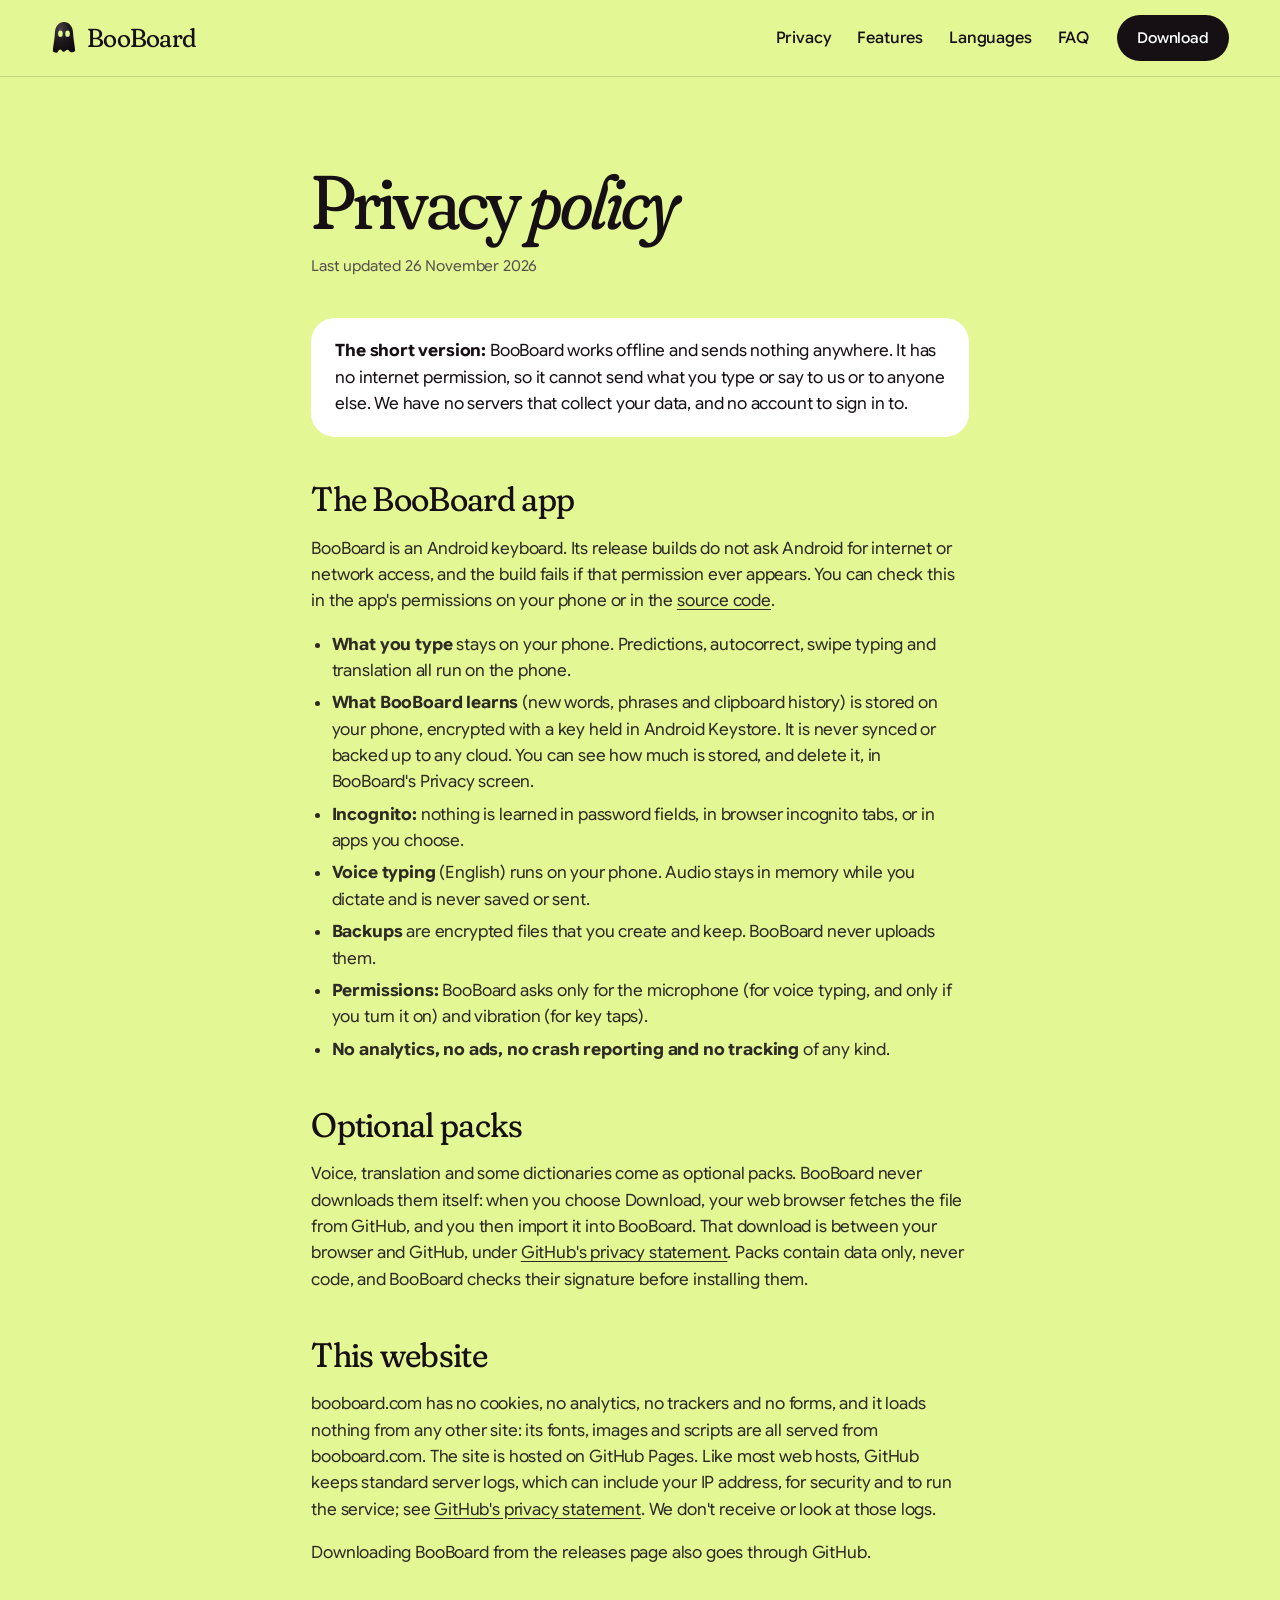
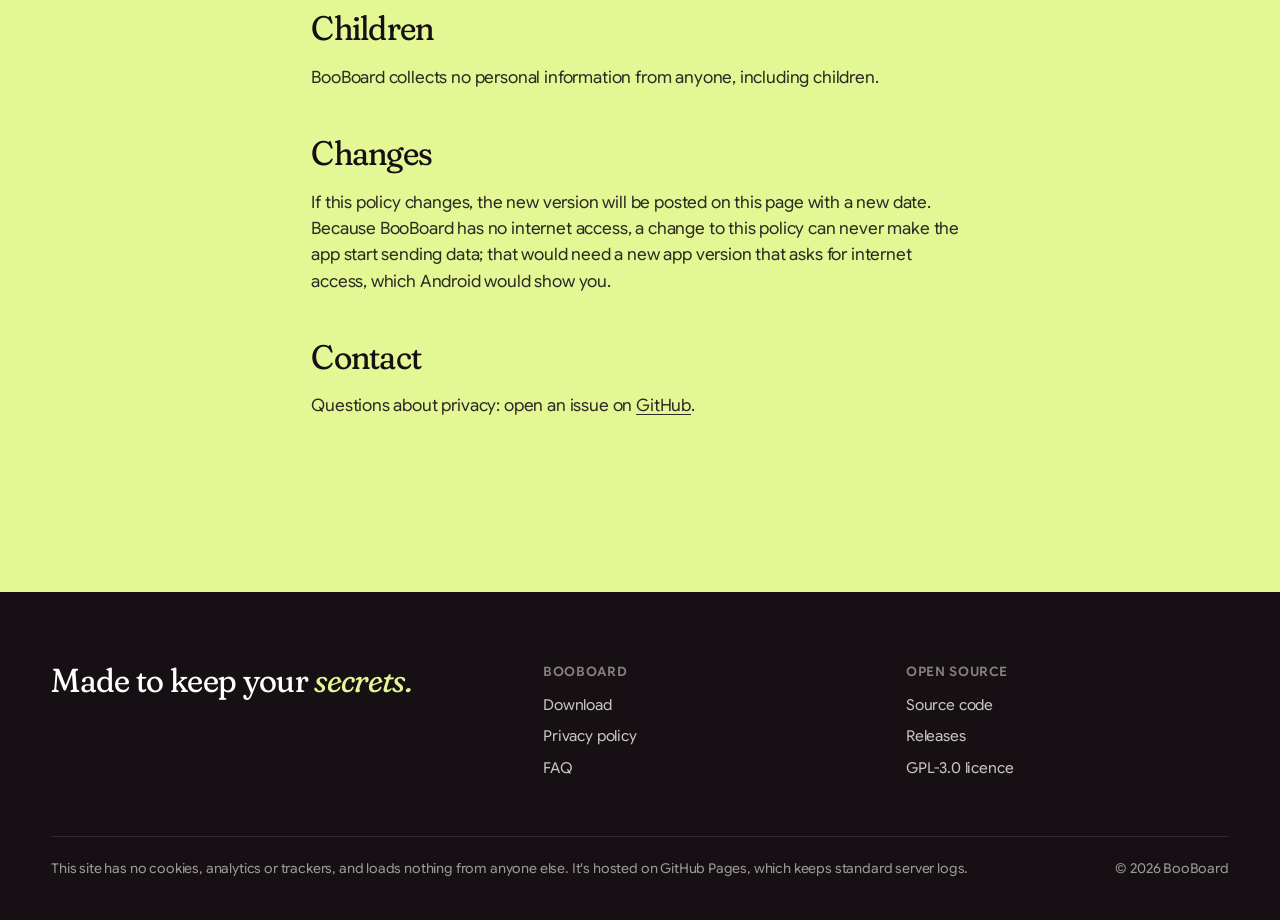
<file: privacy.html>
<!doctype html>
<html lang="en">
<head>
<meta charset="utf-8">
<meta name="viewport" content="width=device-width, initial-scale=1">
<meta name="color-scheme" content="only light">
<meta http-equiv="Content-Security-Policy" content="default-src 'none'; script-src 'self'; style-src 'self' 'unsafe-inline'; img-src 'self' data:; font-src 'self'; connect-src 'none'; base-uri 'none'; form-action 'none'; manifest-src 'self'">
<meta name="referrer" content="no-referrer">
<title>Privacy policy: BooBoard</title>
<meta name="description" content="How BooBoard and booboard.com handle your data: the keyboard has no internet permission and sends nothing anywhere.">
<link rel="canonical" href="https://booboard.com/privacy.html">
<meta property="og:type" content="website">
<meta property="og:site_name" content="BooBoard">
<meta property="og:title" content="Privacy policy: BooBoard">
<meta property="og:description" content="How BooBoard and booboard.com handle your data: the keyboard has no internet permission and sends nothing anywhere.">
<meta property="og:url" content="https://booboard.com/privacy.html">
<meta name="theme-color" content="#E3F794">
<link rel="icon" href="/assets/favicon.svg" type="image/svg+xml">
<link rel="stylesheet" href="/assets/site.css">
</head>
<body>
<a class="sr" href="#main">Skip to content</a>
<header class="nav scrolled" id="nav">
  <div class="wrap">
    <a class="logo" href="/" aria-label="BooBoard home"><svg viewBox="0 0 100 134" aria-hidden="true"><defs><radialGradient id="lg" cx="34%" cy="22%" r="80%"><stop offset="0" stop-color="#4A4247"/><stop offset=".45" stop-color="#211B20"/><stop offset="1" stop-color="#0E0A0D"/></radialGradient></defs><path d="M6 116C8 92 13 73 14 50C14 22 30 4 50 4C70 4 86 22 86 50C87 73 92 92 94 116C94 121 87.04 122.85 78.04 122.85C71.04 122.85 70.74 113.01 63.74 113.01C56.74 113.01 55.48 121.58 48.48 121.58C41.48 121.58 41.65 112.49 34.65 112.49C27.65 112.49 28 125 21 125C12 125 6 121 6 116Z" fill="url(#lg)"/><ellipse cx="36" cy="50" rx="9" ry="12.5" fill="#E3F794"/><ellipse cx="64" cy="50" rx="9" ry="12.5" fill="#E3F794"/></svg>BooBoard</a>
    <ul>
      <li><a href="/#privacy">Privacy</a></li>
      <li><a href="/#features">Features</a></li>
      <li><a href="/#languages">Languages</a></li>
      <li><a href="/faq.html">FAQ</a></li>
    </ul>
    <a class="btn dark" href="/#download">Download</a>
  </div>
</header>
<main id="main" class="doc">
  <h1 class="h h1">Privacy <em>policy</em></h1>
  <p class="updated">Last updated 26 November 2026</p>
  <div class="card-note"><b>The short version:</b> BooBoard works offline and sends nothing anywhere. It has no internet permission, so it cannot send what you type or say to us or to anyone else. We have no servers that collect your data, and no account to sign in to.</div>

  <h2>The BooBoard app</h2>
  <p>BooBoard is an Android keyboard. Its release builds do not ask Android for internet or network access, and the build fails if that permission ever appears. You can check this in the app's permissions on your phone or in the <a href="https://github.com/knandu18/booboard">source code</a>.</p>
  <ul>
    <li><b>What you type</b> stays on your phone. Predictions, autocorrect, swipe typing and translation all run on the phone.</li>
    <li><b>What BooBoard learns</b> (new words, phrases and clipboard history) is stored on your phone, encrypted with a key held in Android Keystore. It is never synced or backed up to any cloud. You can see how much is stored, and delete it, in BooBoard's Privacy screen.</li>
    <li><b>Incognito:</b> nothing is learned in password fields, in browser incognito tabs, or in apps you choose.</li>
    <li><b>Voice typing</b> (English) runs on your phone. Audio stays in memory while you dictate and is never saved or sent.</li>
    <li><b>Backups</b> are encrypted files that you create and keep. BooBoard never uploads them.</li>
    <li><b>Permissions:</b> BooBoard asks only for the microphone (for voice typing, and only if you turn it on) and vibration (for key taps).</li>
    <li><b>No analytics, no ads, no crash reporting and no tracking</b> of any kind.</li>
  </ul>

  <h2>Optional packs</h2>
  <p>Voice, translation and some dictionaries come as optional packs. BooBoard never downloads them itself: when you choose Download, your web browser fetches the file from GitHub, and you then import it into BooBoard. That download is between your browser and GitHub, under <a href="https://docs.github.com/en/site-policy/privacy-policies/github-general-privacy-statement">GitHub's privacy statement</a>. Packs contain data only, never code, and BooBoard checks their signature before installing them.</p>

  <h2>This website</h2>
  <p>booboard.com has no cookies, no analytics, no trackers and no forms, and it loads nothing from any other site: its fonts, images and scripts are all served from booboard.com. The site is hosted on GitHub Pages. Like most web hosts, GitHub keeps standard server logs, which can include your IP address, for security and to run the service; see <a href="https://docs.github.com/en/site-policy/privacy-policies/github-general-privacy-statement">GitHub's privacy statement</a>. We don't receive or look at those logs.</p>
  <p>Downloading BooBoard from the releases page also goes through GitHub.</p>

  <h2>Children</h2>
  <p>BooBoard collects no personal information from anyone, including children.</p>

  <h2>Changes</h2>
  <p>If this policy changes, the new version will be posted on this page with a new date. Because BooBoard has no internet access, a change to this policy can never make the app start sending data; that would need a new app version that asks for internet access, which Android would show you.</p>

  <h2>Contact</h2>
  <p>Questions about privacy: open an issue on <a href="https://github.com/knandu18/booboard/issues">GitHub</a>.</p>
</main>
<footer>
  <div class="wrap">
    <div class="top">
      <div class="tag">Made to keep your <em>secrets.</em></div>
      <div><h4>BooBoard</h4><ul><li><a href="#download">Download</a></li><li><a href="/privacy.html">Privacy policy</a></li><li><a href="/faq.html">FAQ</a></li></ul></div>
      <div><h4>Open source</h4><ul><li><a href="https://github.com/knandu18/booboard">Source code</a></li><li><a href="https://github.com/knandu18/booboard/releases">Releases</a></li><li><a href="https://github.com/knandu18/booboard/blob/main/LICENSE">GPL-3.0 licence</a></li></ul></div>
    </div>
    <div class="fine">
      <span>This site has no cookies, analytics or trackers, and loads nothing from anyone else. It's hosted on GitHub Pages, which keeps standard server logs.</span>
      <span>© 2026 BooBoard</span>
    </div>
  </div>
</footer>
</body>
</html>
</file>
<file: assets/site.css>
/* BooBoard site. Fonts are served from this site only (SIL OFL 1.1, see fonts/OFL-*.txt). */
@font-face { font-family: Fraunces; src: url(fonts/fraunces.woff2) format("woff2"); font-weight: 400; font-style: normal; font-display: swap; }
@font-face { font-family: Fraunces; src: url(fonts/fraunces-italic.woff2) format("woff2"); font-weight: 400; font-style: italic; font-display: swap; }
@font-face { font-family: GSF; src: url(fonts/google-sans-flex.woff2) format("woff2"); font-weight: 400 700; font-display: swap; }

:root {
  --lime: #E3F794; --ink: #161015; --graphite: #2E2A24; --muted: #5A544E; --paper: #F6F5EE; --white: #fff;
  --rule: rgba(22,16,21,.14); --pending: #E8913A;
  /* placeholder keyboard (lime keyboard design not final): change only these */
  --kb-bg: #ECEBE4; --kb-key: #FFFFFF; --kb-fn: #DCDBD3; --kb-label: #161015; --kb-act: #161015; --kb-act-label: #E3F794;
  --kb-trail: #161015; --kb-strip: #161015;
  --pad: clamp(20px, 4vw, 56px);
  --ease: cubic-bezier(.2,.8,.2,1);
}
/* light only: no dark mode, and browsers that force-darken pages (Chrome "darken websites", Samsung Internet,
   Opera) are told to leave our colours alone */
:root { color-scheme: only light; }
* { box-sizing: border-box; }
html { scroll-behavior: smooth; }
body { margin: 0; background: var(--lime); color: var(--ink); font: 400 17px/1.55 GSF, system-ui, sans-serif; letter-spacing: -0.01em; -webkit-font-smoothing: antialiased; overflow-x: hidden; }
a { color: inherit; }
img, svg { display: block; }
.wrap { max-width: 1280px; margin: 0 auto; padding: 0 var(--pad); }
.sr { position: absolute; width: 1px; height: 1px; overflow: hidden; clip: rect(0 0 0 0); white-space: nowrap; }
:focus-visible { outline: 3px solid var(--ink); outline-offset: 3px; border-radius: 8px; }
.inkband :focus-visible { outline-color: var(--lime); }

/* type */
.h { font-family: Fraunces, Georgia, serif; font-weight: 400; font-variation-settings: "SOFT" 100, "WONK" 0, "opsz" 144; letter-spacing: -0.03em; line-height: .92; margin: 0; }
.h em { font-style: italic; font-variation-settings: "SOFT" 100, "WONK" 1, "opsz" 144; }
.h1 { font-size: clamp(46px, 5.7vw, 94px); line-height: .94; letter-spacing: -0.035em; }
.h2 { font-size: clamp(42px, 6vw, 92px); }
.h3 { font-size: clamp(28px, 2.6vw, 38px); letter-spacing: -0.02em; line-height: 1; }
.lead { font-size: clamp(18px, 1.5vw, 21px); line-height: 1.5; color: var(--graphite); max-width: min(34em, 100%); }
.kicker { display: inline-flex; align-items: center; gap: 8px; font-size: 14px; font-weight: 500; padding: 8px 14px; border-radius: 60px; background: var(--white); }
.kicker i { width: 8px; height: 8px; border-radius: 50%; background: var(--ink); }
.kicker.soon i { background: var(--pending); }

/* buttons: black pills; lime is never the main button colour */
.btn { display: inline-flex; align-items: center; gap: 10px; height: 56px; padding: 0 26px; border-radius: 60px; font: 500 17px GSF, sans-serif; letter-spacing: -0.01em; text-decoration: none; border: 0; cursor: pointer; transition: transform .25s var(--ease), background .2s; }
.btn.dark { background: var(--ink); color: #fff; }
.btn.dark:hover { transform: translateY(-2px); }
.btn.dark:active { transform: translateY(0) scale(.98); }
.btn.line { background: transparent; color: var(--ink); box-shadow: inset 0 0 0 1.5px var(--ink); }
.btn.line:hover { background: rgba(22,16,21,.06); }
.btn.text { background: none; color: var(--ink); padding: 0 6px; height: auto; text-decoration: underline; text-underline-offset: 4px; text-decoration-thickness: 1.5px; }
.inkband .btn.dark { background: #fff; color: var(--ink); }
.btn svg { width: 20px; height: 20px; }

/* ---------- nav ---------- */
.nav { position: sticky; top: 0; z-index: 50; transition: background .3s, box-shadow .3s; }
.nav.scrolled { background: rgba(227,247,148,.86); backdrop-filter: blur(14px); -webkit-backdrop-filter: blur(14px); box-shadow: 0 1px 0 var(--rule); }
.nav .wrap { display: flex; align-items: center; height: 76px; gap: 28px; }
.logo { display: flex; align-items: center; gap: 10px; text-decoration: none; font-family: Fraunces; font-variation-settings: "SOFT" 100, "opsz" 72; font-size: 26px; letter-spacing: -0.03em; }
.logo svg { width: 26px; height: 34px; }
.nav ul { display: flex; gap: 26px; list-style: none; margin: 0 0 0 auto; padding: 0; font-size: 16px; font-weight: 500; }
.nav ul a { text-decoration: none; padding: 6px 0; background: linear-gradient(var(--ink),var(--ink)) 0 100%/0 1.5px no-repeat; transition: background-size .3s var(--ease); }
.nav ul a:hover { background-size: 100% 1.5px; }
.nav .btn { height: 46px; padding: 0 20px; font-size: 15px; }
@media (max-width: 760px) { .nav ul { display: none; } .nav .btn { margin-left: auto; } }

/* ---------- hero ---------- */
.hero { position: relative; min-height: calc(100svh - 76px); display: grid; grid-template-columns: 1fr 1fr; align-items: center; gap: 24px; padding-top: 12px; padding-bottom: 56px; }
.hero .copy > * + * { margin-top: 28px; }
.hero .cta { display: flex; flex-wrap: wrap; align-items: center; gap: 14px 18px; }
.meta { display: flex; flex-wrap: wrap; gap: 8px 18px; font-size: 14px; color: var(--muted); }
.meta span::before { content: ""; display: inline-block; width: 5px; height: 5px; border-radius: 50%; background: var(--ink); opacity: .5; margin-right: 8px; vertical-align: middle; }
/* word reveal */
/* Headline motion: each word rises up from below its line, one every 100 ms. The clip hides the word under the
   line (it leaves room for descenders, italic overhang and the "nothing" ghost above). */
.kinetic { position: relative; }
.kinetic .w { display: inline-block; white-space: nowrap; clip-path: inset(-0.5em -0.3em -0.16em -0.3em); }
.kinetic .w > span { display: inline-block; transform: translateY(118%); }
.kinetic.go .w > span { animation: rise .8s var(--ease) forwards; animation-delay: calc(var(--i) * 100ms + var(--k0, 0ms)); }
@keyframes rise { to { transform: none; } }
.kinetic .l { display: inline-block; }
.kinetic.go.ghost .l { animation: ghostOut 2.6s ease-in-out both; animation-delay: calc(var(--j) * 95ms); }
@keyframes ghostOut { 0%, 100% { opacity: 1; transform: none; filter: none; } 35%, 55% { opacity: .1; transform: translateY(-.12em) scale(.96); filter: blur(3px); } }
@keyframes pop { 0% { transform: scale(0); } 58% { transform: scale(1.1); } 100% { transform: scale(1); } }
.fade-up { opacity: 0; transform: translateY(18px); animation: fadeUp .8s var(--ease) forwards; animation-delay: var(--d, .6s); }
@keyframes fadeUp { to { opacity: 1; transform: none; } }

/* hero art: island line drawing. It draws itself in, then loops (Boo, cloud and burst are moved by JS) */
.art { position: relative; }
.isl { width: 100%; height: auto; overflow: hidden;
  /* the sea melts into the page: faded at the bottom, and at both sides on wide screens (phones run edge to edge) */
  -webkit-mask-image: linear-gradient(to bottom, #000 93%, transparent), linear-gradient(to right, transparent, #000 9%, #000 91%, transparent);
  -webkit-mask-composite: source-in; mask-image: linear-gradient(to bottom, #000 93%, transparent), linear-gradient(to right, transparent, #000 9%, #000 91%, transparent); mask-composite: intersect; }
@media (max-width: 600px) { .isl { -webkit-mask-image: linear-gradient(to bottom, #000 93%, transparent); mask-image: linear-gradient(to bottom, #000 93%, transparent); } }
.isl .dr { stroke-dasharray: 1; stroke-dashoffset: 1; animation: islDraw 1.3s ease forwards; }
.isl .df { fill-opacity: 0; stroke-dasharray: 1; stroke-dashoffset: 1; animation: islDraw 1.3s ease forwards, islFill .6s ease forwards; }
.isl .hid { opacity: 0; animation: islShow .5s ease 1.9s forwards; }
.isl .sh { fill: rgba(22,16,21,.24); }
/* the sea's edge rolls left and swells; the wave lines drift right, faster, so the water clearly moves */
.isl .sea { animation: islSea 5s linear infinite, islSwell 3.2s ease-in-out infinite; }
.isl .waves { animation: islWave 2.2s linear infinite reverse; }
.isl .canopy { transform-box: view-box; transform-origin: 272px 300px; animation: islSway 5s ease-in-out 2.6s infinite; }
.isl .arm { animation: islTap .7s ease-in-out 2.6s infinite; }
.isl .screen-ln { opacity: 0; animation: islBlink 1.4s ease-in-out 2.6s infinite; }
/* the plane starts just off the drawing's left edge (--pf), so it shows up as soon as the drawing is done */
.isl .plane { --pf: -48px; transform: translateX(var(--pf)); animation: islPlane 14s linear 2.4s infinite; }
@keyframes islDraw { to { stroke-dashoffset: 0; } }
@keyframes islFill { to { fill-opacity: 1; } }
@keyframes islShow { to { opacity: 1; } }
@keyframes islWave { to { transform: translateX(-40px); } }
@keyframes islSea { to { translate: -60px 0; } }
@keyframes islSwell { 0%, 100% { transform: translateY(0); } 50% { transform: translateY(-3px); } }
@keyframes islTap { 0%, 100% { transform: translateY(0); } 50% { transform: translateY(-1.5px); } }
@keyframes islSway { 0%, 100% { transform: rotate(-1.2deg); } 50% { transform: rotate(1.2deg); } }
@keyframes islBlink { 0%, 100% { opacity: .25; } 50% { opacity: 1; } }
@keyframes islPlane { from { transform: translateX(var(--pf)); } to { transform: translateX(860px); } }
@media (prefers-reduced-motion: reduce) {
  .isl .dr, .isl .df { stroke-dashoffset: 0; fill-opacity: 1; } .isl .hid, .isl .screen-ln { opacity: 1; } .isl .plane { visibility: hidden; }
}

@media (max-width: 1180px) {
  .hero { grid-template-columns: 1fr; min-height: 0; padding-top: 24px; }
  .art { max-width: 760px; margin: 0 auto; width: 100%; }
}
/* phones: JS crops the drawing to its middle, so the people come out bigger */
@media (max-width: 600px) {
  .hero { padding-bottom: 32px; }
  .art { margin: 4px calc(-1 * var(--pad)) 0; width: auto; }
  .isl .plane { --pf: 46px; }
}

/* ---------- phone + placeholder keyboard ---------- */
.phone { width: 320px; height: 656px; border-radius: 48px; background: #0E0A0D; padding: 9px; box-shadow: 0 40px 80px -30px rgba(22,16,21,.45), 0 2px 0 rgba(255,255,255,.08) inset; }
.screen { position: relative; height: 100%; border-radius: 40px; overflow: hidden; background: #FBFAF5; display: flex; flex-direction: column; }
.sbar { display: flex; justify-content: space-between; padding: 12px 24px 4px; font-size: 12px; font-weight: 600; }
.field { min-height: 40px; background: #fff; border: 1px solid #E2E0D8; border-radius: 22px; padding: 9px 14px; font-size: 14.5px; line-height: 1.4; display: flex; align-items: center; flex-wrap: wrap; }
.field u { text-decoration-thickness: 1.5px; text-underline-offset: 3px; }
.caret { display: inline-block; width: 2px; height: 18px; background: var(--ink); margin-left: 1px; animation: caret 1s steps(1) infinite; vertical-align: middle; }
@keyframes caret { 50% { opacity: 0; } }
.kb { position: relative; background: var(--kb-bg); padding: 4px 4px 10px; user-select: none; }
.strip { display: grid; grid-template-columns: 1fr 1fr 1fr 34px; height: 38px; align-items: center; text-align: center; font-size: 14.5px; color: var(--kb-strip); }
.strip span { overflow: hidden; white-space: nowrap; text-overflow: ellipsis; padding: 0 4px; transition: opacity .15s; }
.strip span + span { border-left: 1px solid rgba(22,16,21,.15); }
.strip .best { font-weight: 600; }
.strip .hl { background: var(--ink); color: var(--lime); border-radius: 30px; padding: 4px 10px; justify-self: center; border-left: 0; }
.strip .hl + span { border-left: 0; }
.strip .micb { width: 30px; height: 30px; border-radius: 50%; display: grid; place-items: center; transition: background .2s; }
.strip .micb.on { background: var(--ink); color: var(--lime); }
/* voice overlay on the keys (hero) */
.vo { position: absolute; left: 0; right: 0; top: 42px; bottom: 0; background: var(--kb-bg); z-index: 4; display: grid; place-items: center; align-content: center; gap: 12px; font-size: 13px; color: var(--muted); opacity: 0; pointer-events: none; transition: opacity .3s; }
.vo.on { opacity: 1; }
.vo b { color: var(--ink); }
.rows { display: grid; gap: 7px; padding: 2px 0 4px; }
.row { display: flex; gap: 4px; justify-content: center; }
.k { flex: 0 0 calc((100% - 36px) / 10); height: 42px; border-radius: 10px; background: var(--kb-key); color: var(--kb-label); display: grid; place-items: center; font-size: 18px; font-weight: 450; position: relative; transition: background .12s, transform .12s; box-shadow: 0 1px 0 rgba(22,16,21,.12); }
.k.fn { background: var(--kb-fn); font-size: 13px; flex-basis: calc((100% - 36px) / 10 * 1.45); }
.k.sp { flex: 1 1 auto; font-size: 11.5px; color: #6E6862; }
.k.act { background: var(--kb-act); color: var(--kb-act-label); flex-basis: calc((100% - 36px) / 10 * 1.45); }
.k.down { background: #CFCDC4; transform: translateY(1px); }
.k.act.down { background: #3A3238; }
.popkey { position: absolute; z-index: 6; width: 44px; height: 54px; margin-left: -22px; border-radius: 12px 12px 14px 14px; background: #fff; box-shadow: 0 6px 18px rgba(22,16,21,.22); display: grid; place-items: center; font-size: 26px; pointer-events: none; opacity: 0; transform: translateY(6px) scale(.9); transition: opacity .08s, transform .08s; }
.popkey.on { opacity: 1; transform: none; }
.trail { position: absolute; inset: 0; pointer-events: none; z-index: 5; overflow: visible; }
.lang-chip { position: absolute; left: 50%; bottom: 66px; translate: -50% 0; z-index: 7; background: var(--ink); color: var(--lime); font-size: 12px; font-weight: 600; border-radius: 30px; padding: 5px 11px; opacity: 0; transition: opacity .25s, transform .25s; transform: translateY(6px); }
.lang-chip.on { opacity: 1; transform: none; }
.gesture { display: flex; justify-content: center; padding-top: 6px; } .gesture i { width: 108px; height: 4px; border-radius: 4px; background: #161015; opacity: .85; }

/* marquee (languages strip) */
@keyframes marquee { to { transform: translateX(-50%); } }

/* ---------- sections ---------- */
section { position: relative; }
.sec { padding-top: clamp(90px, 12vw, 170px); padding-bottom: clamp(90px, 12vw, 170px); }
.sec-head { display: grid; gap: 22px; max-width: 900px; margin-bottom: clamp(48px, 6vw, 80px); }
.in-view { opacity: 0; transform: translateY(40px); transition: opacity 1s var(--ease), transform 1s var(--ease); }
.in-view.is-in { opacity: 1; transform: none; }
.inkband { background: var(--ink); color: #F4F2EA; border-radius: clamp(28px, 4vw, 48px); margin: 0 clamp(8px, 1.2vw, 16px); }
.inkband .lead { color: rgba(244,242,234,.78); }
.inkband .h em { color: var(--lime); }

/* proof */
/* comparison: a typical keyboard vs BooBoard */
.vs { background: #221C21; border-radius: 28px; padding: 6px 24px 12px; }
.vs-head, .vs-row { display: grid; grid-template-columns: .8fr 1fr 1fr; gap: 16px; align-items: center; }
.vs-head { padding: 18px 0 12px; font-size: 12.5px; font-weight: 600; letter-spacing: .05em; text-transform: uppercase; color: rgba(244,242,234,.55); }
.vs-head .us { color: var(--lime); display: flex; align-items: center; gap: 8px; }
.vs-head .us svg { width: 15px; height: 20px; flex: none; }
.vs-row { padding: 15px 0; border-top: 1px solid rgba(255,255,255,.09); font-size: 15px; line-height: 1.35; opacity: 0; transform: translateY(12px); transition: opacity .6s var(--ease), transform .6s var(--ease); transition-delay: calc(var(--r) * 90ms + 150ms); }
.vs.is-in .vs-row { opacity: 1; transform: none; }
.vs-row b { font-weight: 600; color: #F4F2EA; }
.vs-row .them, .vs-row .us { display: flex; gap: 9px; align-items: flex-start; }
.vs-row .them { color: rgba(244,242,234,.55); }
.vs-row .us { color: var(--lime); font-weight: 500; }
.vs-row .them::before, .vs-row .us::before { content: ""; flex: none; width: 18px; height: 18px; margin-top: 1px; border-radius: 50%; }
.vs-row .them::before { box-shadow: inset 0 0 0 1.5px rgba(244,242,234,.3); background: no-repeat center/10px url("data:image/svg+xml,%3Csvg xmlns='http://www.w3.org/2000/svg' viewBox='0 0 10 10'%3E%3Cpath d='M2 2l6 6M8 2L2 8' stroke='%23F4F2EA' stroke-opacity='.5' stroke-width='1.6' stroke-linecap='round'/%3E%3C/svg%3E"); }
.vs-row .us::before { background: var(--lime) no-repeat center/11px url("data:image/svg+xml,%3Csvg xmlns='http://www.w3.org/2000/svg' viewBox='0 0 12 10'%3E%3Cpath d='M1.5 5.2l3 3L10.5 1.8' fill='none' stroke='%23161015' stroke-width='2' stroke-linecap='round' stroke-linejoin='round'/%3E%3C/svg%3E"); transform: scale(0); transition: transform .4s cubic-bezier(.3,1.6,.5,1); transition-delay: calc(var(--r) * 90ms + 450ms); }
.vs.is-in .vs-row .us::before { transform: scale(1); }
@media (max-width: 600px) {
  .vs { padding: 4px 18px 10px; }
  .vs-head, .vs-row { grid-template-columns: 1fr 1fr; gap: 6px 14px; }
  .vs-head > span:first-child { display: none; }
  .vs-row b { grid-column: 1 / -1; font-size: 14px; color: rgba(244,242,234,.85); }
  .vs-row { font-size: 14.5px; }
}
#privacy .inkband { padding-top: clamp(56px, 7vw, 100px); padding-bottom: clamp(48px, 6vw, 90px); }
#privacy .vs { max-width: 820px; margin: 0 auto; }
/* Boo flying down the card (moved by JS); rows and ticks follow Boo frame by frame, so no transitions then */
#privacy .inkband { overflow: hidden; }
#privacy .wrap, #perm { position: relative; }
.flyboo { position: absolute; left: 0; top: 0; z-index: 2; width: 60px; pointer-events: none; opacity: 0; will-change: transform; }
.flyboo svg { width: 100%; height: auto; overflow: visible; }
@media (max-width: 600px) { .flyboo { width: 48px; } }
.vs.fly .vs-row, .vs.fly .vs-row .us::before { transition: none; }
.vs.fly .vs-row .us::before { transform: scale(var(--k, 1)); }

/* features scrollytelling */
.story { display: grid; grid-template-columns: 380px 1fr; gap: clamp(40px, 6vw, 110px); }
.story .stick { position: sticky; top: 96px; height: 656px; display: grid; place-items: start center; }
.story .stick .phone { transform-origin: top center; }
.sdots { display: none; }
.steps .step { min-height: 72svh; display: flex; flex-direction: column; justify-content: center; gap: 16px; max-width: 560px; opacity: .28; transition: opacity .5s; }
.steps .step.cur { opacity: 1; }
.steps .num { font-family: Fraunces; font-variation-settings: "SOFT" 100, "opsz" 72; font-size: 22px; display: flex; align-items: center; gap: 12px; }
.steps .num::after { content: ""; height: 1.5px; width: 48px; background: var(--ink); }
.steps p { margin: 0; font-size: 18px; color: var(--graphite); }
.steps .note { font-size: 14.5px; color: var(--muted); }
/* phone panes for each step */
.pane { position: absolute; inset: 0; opacity: 0; transition: opacity .45s; pointer-events: none; display: flex; flex-direction: column; }
.pane.on { opacity: 1; }
.story-screen { position: relative; flex: 1; }
.panel-card { margin: 12px 12px 8px; background: #fff; border-radius: 20px; padding: 14px; font-size: 14px; box-shadow: 0 1px 0 #ECEBE4; }
.panel-card .lbl { font-size: 11.5px; font-weight: 600; color: var(--muted); letter-spacing: .03em; text-transform: uppercase; margin-bottom: 6px; display: flex; justify-content: space-between; }
.voice-panel { background: var(--kb-bg); height: 262px; display: grid; place-items: center; align-content: center; gap: 22px; font-size: 13px; color: var(--muted); }
.mic { width: 76px; height: 76px; border-radius: 50%; background: var(--ink); display: grid; place-items: center; position: relative; }
.mic.sm { width: 60px; height: 60px; }
.mic::before, .mic::after { content: ""; position: absolute; inset: -6px; border-radius: 50%; border: 2px solid var(--ink); opacity: 0; animation: ripple 2s ease-out infinite; }
.mic::after { animation-delay: 1s; }
@keyframes ripple { from { opacity: .45; transform: scale(.9); } to { opacity: 0; transform: scale(1.3); } }
.wave { display: flex; gap: 4px; align-items: center; height: 30px; }
.wave i { width: 4px; border-radius: 4px; background: var(--ink); height: 6px; animation: bar 1s ease-in-out infinite; }
@keyframes bar { 50% { height: 28px; } }
.clip { display: flex; align-items: center; gap: 10px; padding: 10px 0; border-top: 1px solid #ECEBE4; }
.clip:first-of-type { border-top: 0; }
.clip .pin { width: 26px; height: 26px; border-radius: 50%; background: var(--lime); display: grid; place-items: center; flex: none; font-size: 12px; }
.lockline { display: flex; align-items: center; gap: 8px; justify-content: center; font-size: 12.5px; font-weight: 600; padding: 9px; border-radius: 30px; background: var(--ink); color: var(--lime); margin: 0 12px; }
/* phones and tablets: the phone above a row of swipeable step cards (no text ever slides under the phone) */
@media (max-width: 900px) {
  .story { grid-template-columns: 1fr; gap: 0; }
  .story .stick { position: relative; top: auto; height: auto !important; place-items: center; }
  .story .stick .phone { scale: .74; margin-bottom: -171px; }
  .steps { display: flex; gap: 12px; overflow-x: auto; scroll-snap-type: x mandatory; margin: 22px calc(-1 * var(--pad)) 0; padding: 4px var(--pad) 6px; scrollbar-width: none; overscroll-behavior-x: contain; }
  .steps::-webkit-scrollbar { display: none; }
  .steps .step { flex: 0 0 min(86%, 420px); min-height: 0; scroll-snap-align: center; background: #fff; border-radius: 26px; padding: 22px 22px 24px; justify-content: flex-start; gap: 12px; opacity: .5; }
  .steps .step.cur { opacity: 1; }
  .steps p { font-size: 16px; }
  .sdots { display: flex; justify-content: center; gap: 8px; margin-top: 16px; }
  .sdots button { width: 8px; height: 8px; padding: 0; border: 0; border-radius: 8px; background: rgba(22,16,21,.25); cursor: pointer; transition: width .35s var(--ease), background .35s; }
  .sdots button.on { width: 28px; background: var(--ink); }
  .sdots button::before { content: ""; display: block; margin: -18px; height: 44px; }
}

/* languages */
.langs { overflow: hidden; }
.mq { display: flex; width: max-content; gap: 14px; animation: marquee 60s linear infinite; padding: 7px 0; }
.mq.rev { animation-direction: reverse; animation-duration: 70s; }
.langs:hover .mq { animation-play-state: paused; }
.hello { display: inline-flex; align-items: baseline; gap: 12px; background: #fff; border-radius: 60px; padding: 14px 26px; white-space: nowrap; }
.hello b { font-family: Fraunces, system-ui; font-variation-settings: "SOFT" 100, "opsz" 72; font-weight: 400; font-size: clamp(26px, 2.6vw, 38px); line-height: 1.1; }
.hello small { font-size: 14px; color: var(--muted); }
.hello.dark { background: var(--ink); color: #fff; } .hello.dark small { color: rgba(255,255,255,.65); }

/* coming: images */
.coming { display: grid; grid-template-columns: 1fr 1fr; gap: clamp(32px, 6vw, 90px); align-items: center; }
.canvas-card { background: #fff; border-radius: 32px; padding: 18px; position: relative; }
.canvas-card canvas { width: 100%; aspect-ratio: 1; border-radius: 20px; display: block; background: var(--lime); }
.canvas-card .bar { display: flex; justify-content: space-between; align-items: center; font-size: 13.5px; color: var(--muted); padding: 12px 6px 2px; font-variant-numeric: tabular-nums; }
.prompt { font-family: Fraunces; font-variation-settings: "SOFT" 100, "opsz" 36; font-size: 19px; padding: 4px 6px 12px; }
.prompt em { font-style: italic; }
.dashed { border: 2px dashed rgba(22,16,21,.3); }
@media (max-width: 860px) { .coming { grid-template-columns: 1fr; } }

/* open source */
.code { background: #221C21; border-radius: 24px; padding: 22px 14px; margin: 0; font: 500 14px/1.75 ui-monospace, "Cascadia Code", Consolas, monospace; color: rgba(244,242,234,.85); overflow-x: auto; white-space: pre; }
.code .ln { display: block; padding: 0 10px; border-radius: 8px; }
.code .c { color: rgba(244,242,234,.45); } .code .t { color: var(--lime); } .code .hl { background: rgba(227,247,148,.14); }
.os { display: grid; grid-template-columns: 1fr 1fr; gap: clamp(32px, 5vw, 80px); align-items: center; }
@media (max-width: 860px) { .os { grid-template-columns: 1fr; } }
@media (max-width: 600px) { .code { font-size: 11px; padding: 18px 8px; } }

/* download */
.dl { text-align: center; display: grid; justify-items: center; gap: 26px; }
.dl .cta { display: flex; flex-wrap: wrap; justify-content: center; gap: 14px; }

/* footer */
footer { background: var(--ink); color: rgba(244,242,234,.8); padding: 70px 0 40px; margin-top: 40px; font-size: 15px; }
footer .top { display: grid; grid-template-columns: 1.4fr 1fr 1fr; gap: 40px; }
footer .tag { font-family: Fraunces; font-variation-settings: "SOFT" 100, "opsz" 72; font-size: clamp(26px, 2.6vw, 36px); line-height: 1.1; color: #fff; letter-spacing: -0.02em; max-width: 15em; }
footer .tag em { font-style: italic; color: var(--lime); }
footer h4 { margin: 0 0 12px; font-size: 13px; letter-spacing: .05em; text-transform: uppercase; color: rgba(244,242,234,.5); font-weight: 600; }
footer ul { list-style: none; margin: 0; padding: 0; display: grid; gap: 8px; }
footer a { text-decoration: none; } footer a:hover { text-decoration: underline; }
footer .fine { margin-top: 56px; padding-top: 22px; border-top: 1px solid rgba(255,255,255,.1); display: flex; flex-wrap: wrap; gap: 12px 30px; justify-content: space-between; font-size: 13.5px; color: rgba(244,242,234,.6); }
@media (max-width: 760px) { footer .top { grid-template-columns: 1fr; } }


/* reduced motion: Boo stays still, nothing loops */
html.rm *, html.rm *::before, html.rm *::after { animation: none !important; transition: none !important; }
html.rm .kinetic .w > span, html.rm .kinetic .l, html.rm .fade-up, html.rm .in-view { transform: none !important; opacity: 1 !important; filter: none !important; }
html.rm .isl .dr, html.rm .isl .df { stroke-dashoffset: 0; fill-opacity: 1; } html.rm .isl .hid, html.rm .isl .screen-ln { opacity: 1; } html.rm .isl .plane { visibility: hidden; }
html.rm .mq { flex-wrap: wrap; width: auto; justify-content: center; }
html.rm .steps .step { opacity: 1; }
html.rm .vs-row { opacity: 1; transform: none; } html.rm .vs-row .us::before { transform: none; }
@media (prefers-reduced-motion: reduce) { html { scroll-behavior: auto; } }

/* ---------- text pages (privacy, faq, 404) ---------- */
.doc { max-width: 760px; margin: 0 auto; padding: clamp(40px, 7vw, 90px) var(--pad) clamp(70px, 9vw, 120px); }
.doc .h1 { font-size: clamp(44px, 6vw, 76px); margin-bottom: 18px; }
.doc .updated { color: var(--muted); font-size: 15px; margin: 0 0 40px; }
.doc h2 { font-family: Fraunces, Georgia, serif; font-weight: 400; font-variation-settings: "SOFT" 100, "WONK" 0, "opsz" 72; font-size: clamp(26px, 3vw, 34px); letter-spacing: -0.02em; line-height: 1.1; margin: 44px 0 12px; }
.doc p, .doc li { color: var(--graphite); }
.doc ul { padding-left: 1.2em; } .doc li { margin: 6px 0; }
.doc a { text-underline-offset: 3px; }
.doc .card-note { background: #fff; border-radius: 24px; padding: 20px 24px; margin: 26px 0; }
.faq details { background: #fff; border-radius: 24px; padding: 4px 24px; margin: 12px 0; }
.faq summary { cursor: pointer; list-style: none; padding: 18px 34px 18px 0; position: relative; font-weight: 600; font-size: 18px; color: var(--ink); }
.faq summary::-webkit-details-marker { display: none; }
.faq summary::after { content: ""; position: absolute; right: 2px; top: 50%; width: 12px; height: 12px; margin-top: -9px; border-right: 2px solid var(--ink); border-bottom: 2px solid var(--ink); transform: rotate(45deg); transition: transform .3s var(--ease); }
.faq details[open] summary::after { transform: rotate(225deg); margin-top: -3px; }
.faq details p { margin: 0 0 18px; }
.lost { min-height: 70vh; display: grid; place-items: center; text-align: center; gap: 18px; padding: 60px var(--pad); }
.lost svg { width: 120px; height: 160px; margin: 0 auto; }
</file>
